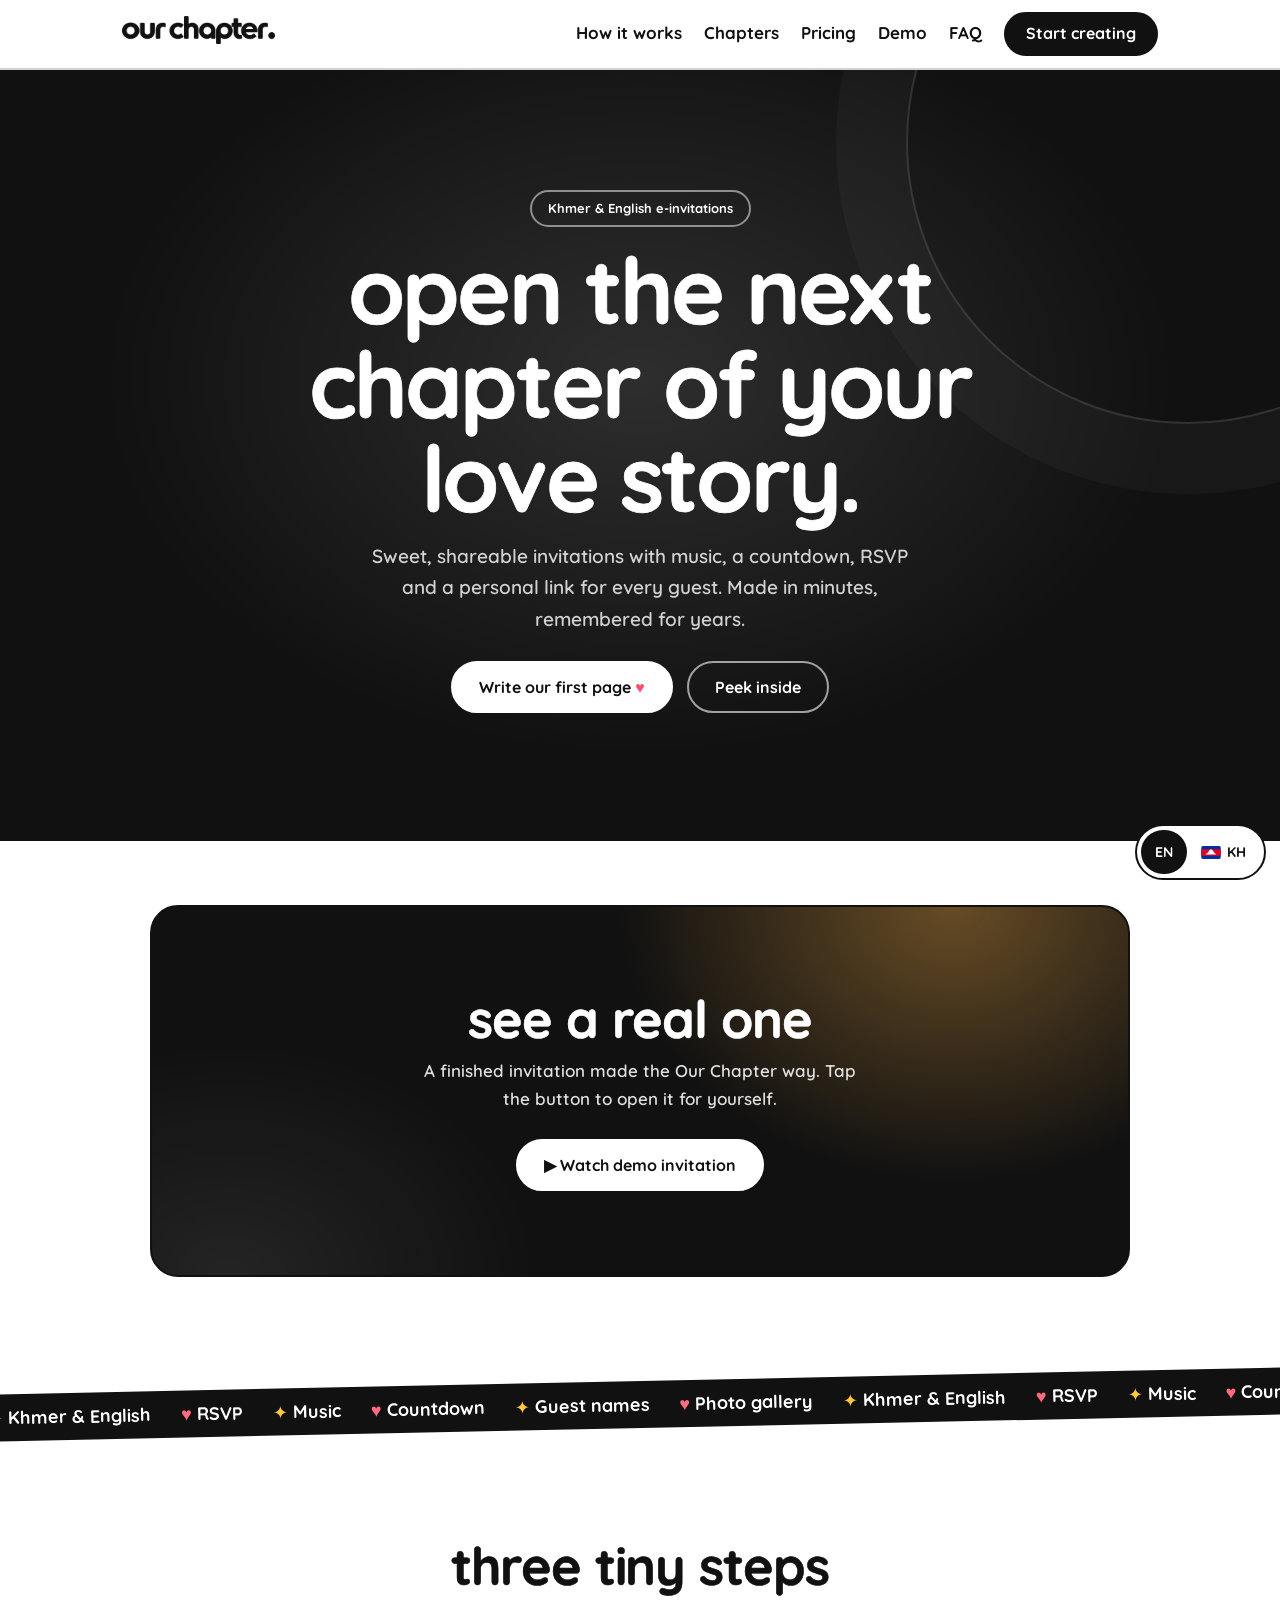
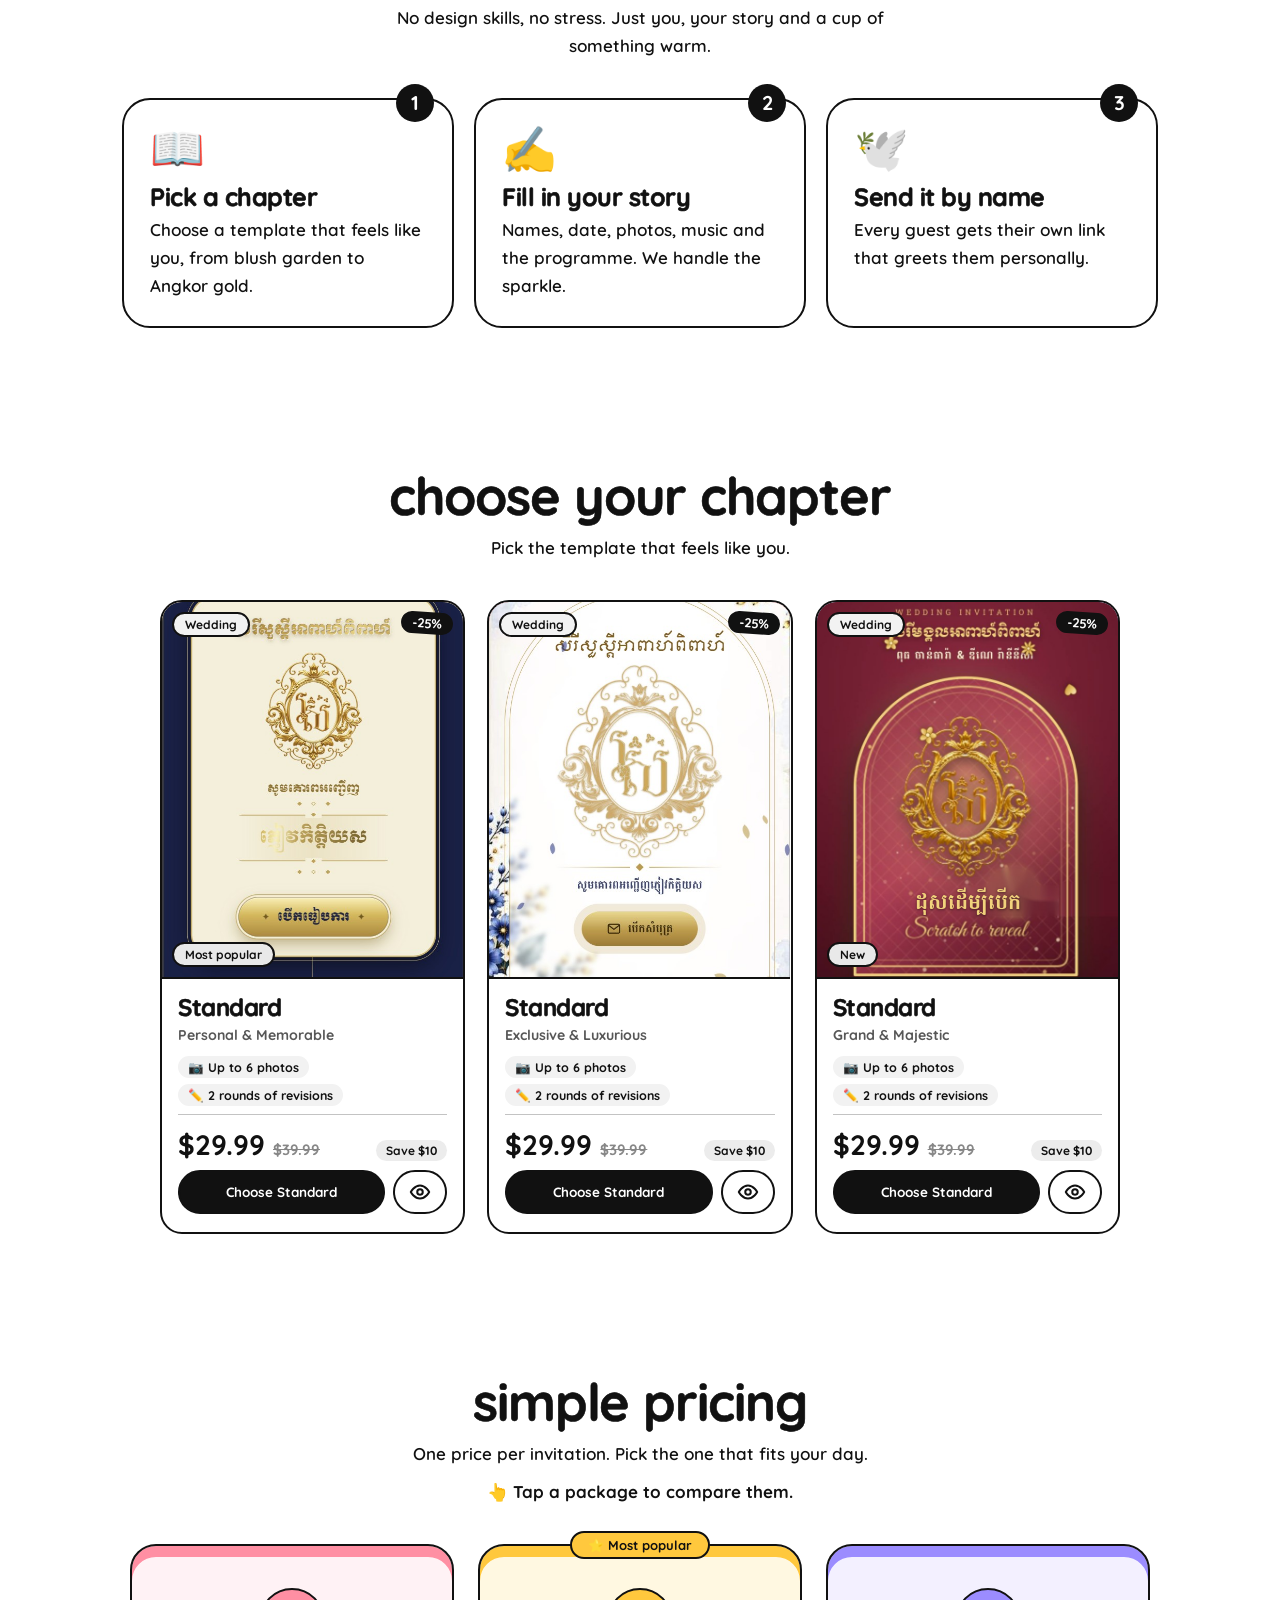
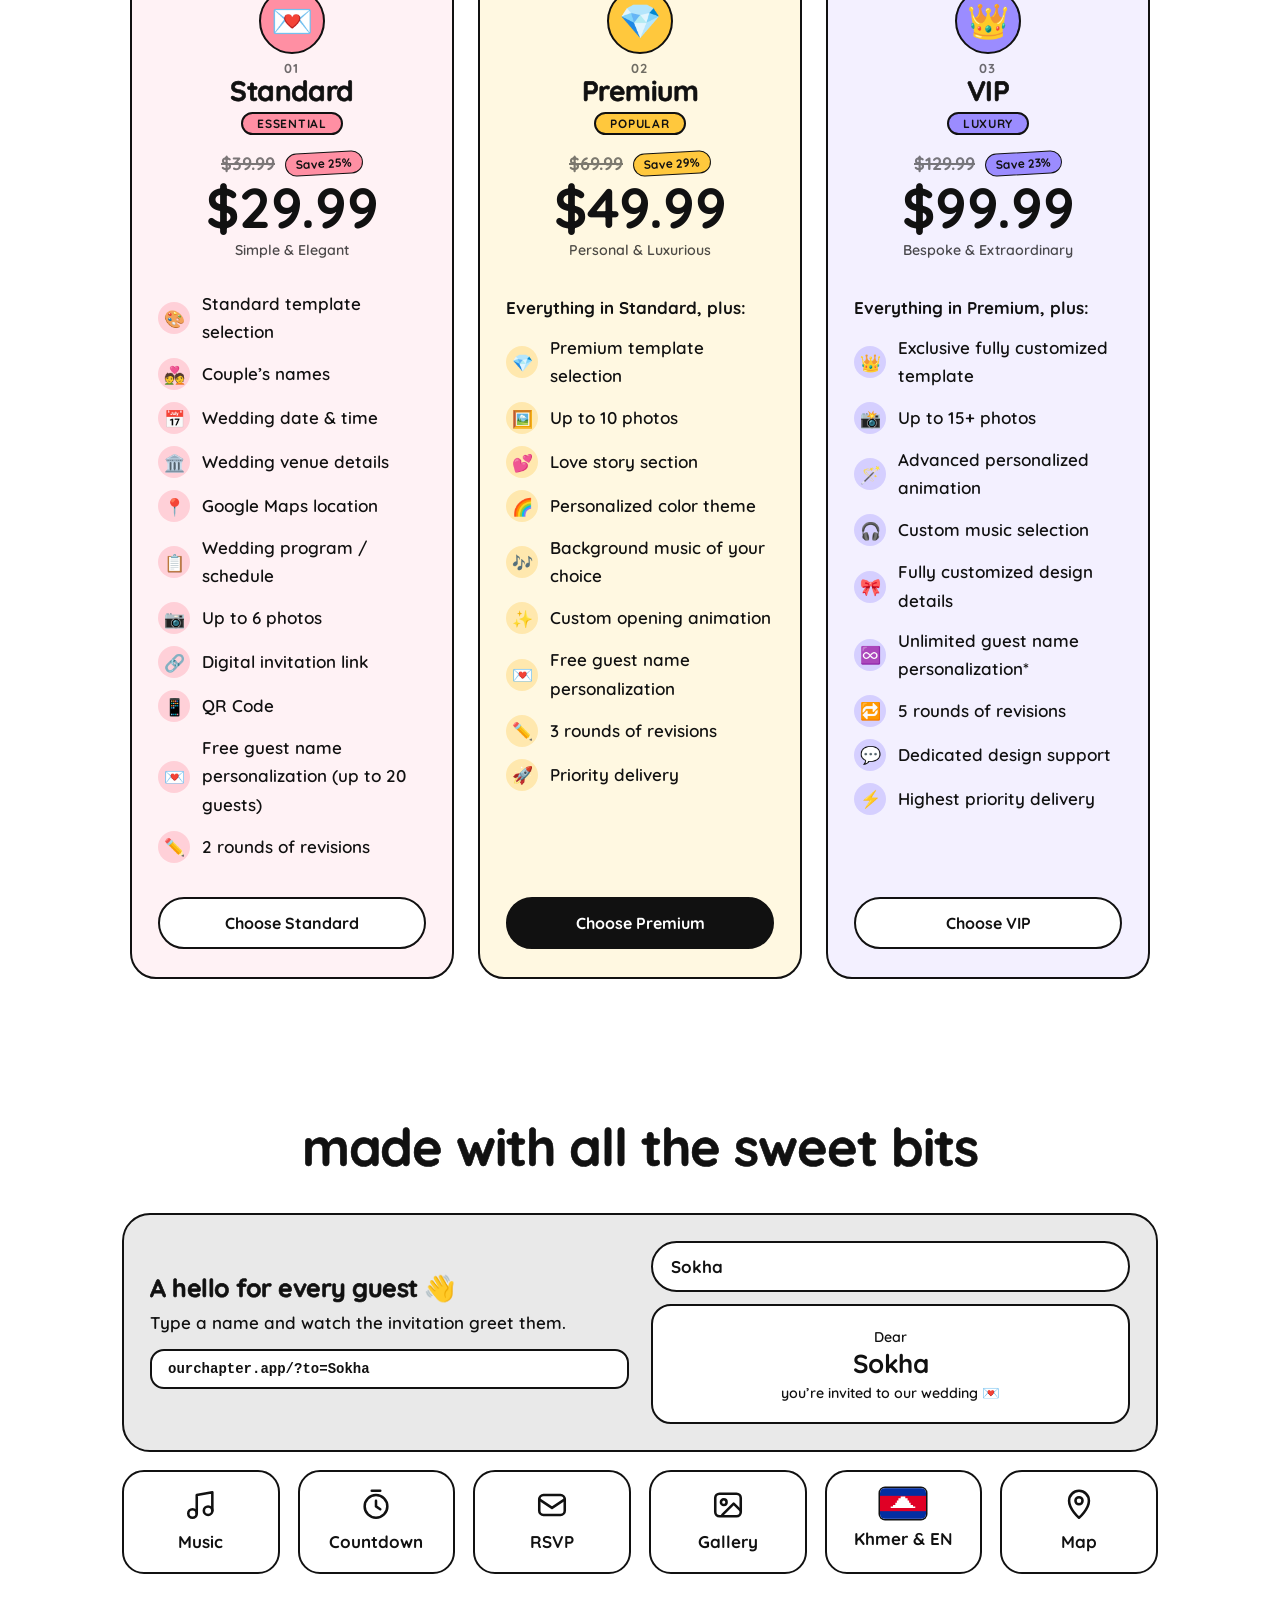
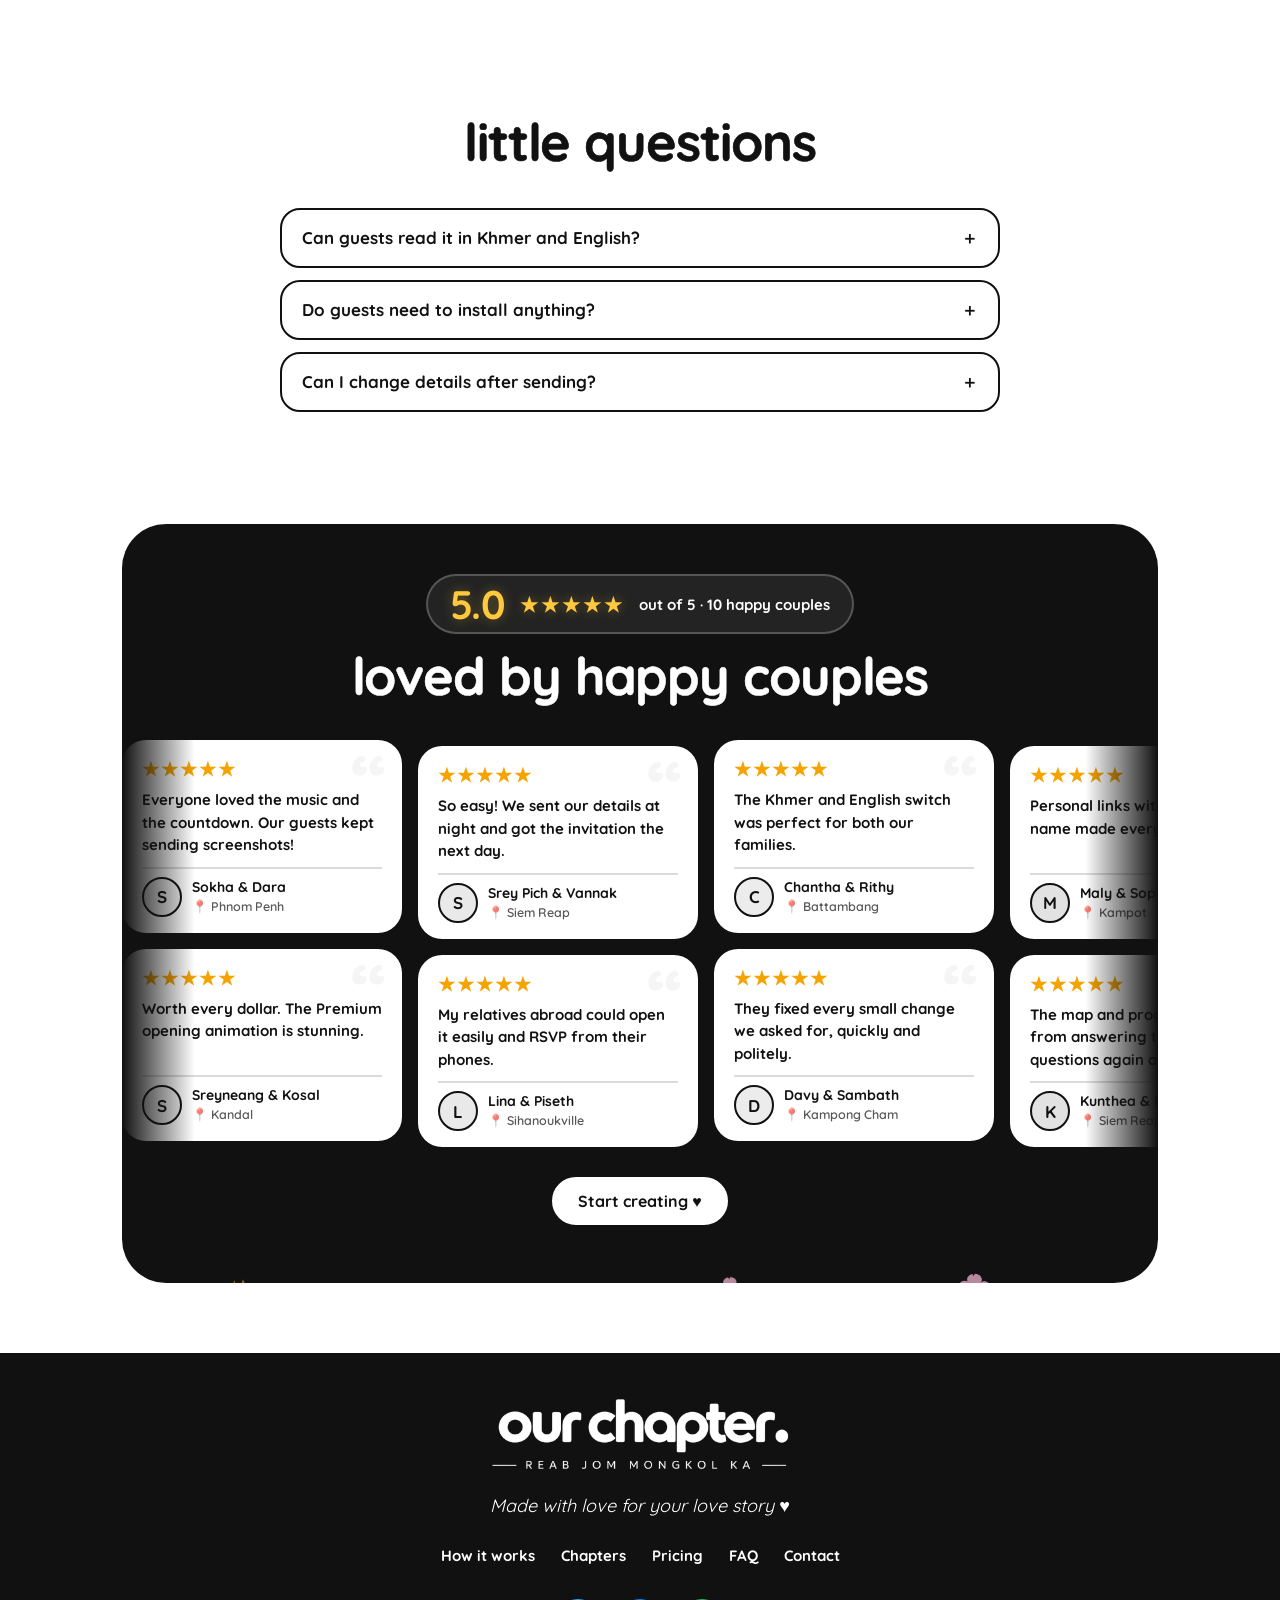
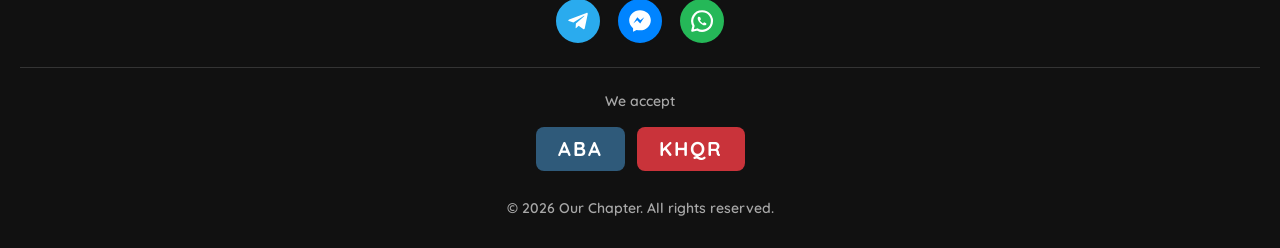
<file: index.html>
<!doctype html>
<html lang="en"><head><meta name="google-site-verification" content="8ri1l2RrHDqLE5DugDdsar7ux3KKqLOVgFKwZO_JjXc" /><meta charset="utf-8"><meta name="viewport" content="width=device-width, initial-scale=1, viewport-fit=cover">
<title>Our Chapter · Open the next chapter of your love story</title>
<meta name="description" content="Cute Khmer &amp; English wedding invitations with music, countdown, RSVP and a personal link for every guest.">
<meta property="og:type" content="website"><meta property="og:site_name" content="Our Chapter">
<meta property="og:title" content="Our Chapter · Open the next chapter of your love story"><meta property="og:description" content="Cute Khmer &amp; English wedding invitations with music, countdown, RSVP and a personal link for every guest.">

<meta property="og:url" content="https://our-chapter-site.vercel.app/"><meta property="og:image" content="https://our-chapter-site.vercel.app/og-image-v2.png"><meta property="og:image:secure_url" content="https://our-chapter-site.vercel.app/og-image-v2.png"><meta property="og:image:width" content="1200"><meta property="og:image:height" content="630"><meta property="og:image:type" content="image/png"><meta property="og:image:alt" content="Our Chapter logo: open the next chapter of your love story">
<meta name="twitter:card" content="summary_large_image"><meta name="twitter:title" content="Our Chapter · Open the next chapter of your love story"><meta name="twitter:description" content="Cute Khmer &amp; English wedding invitations with music, countdown, RSVP and a personal link for every guest."><meta name="twitter:image" content="https://our-chapter-site.vercel.app/og-image-v2.png"><meta name="theme-color" content="#ffffff"><link rel="preconnect" href="https://fonts.googleapis.com"><link rel="preconnect" href="https://fonts.gstatic.com" crossorigin>
<script>document.documentElement.className='js'</script>
<link href="https://fonts.googleapis.com/css2?family=Abril+Fatface&family=Quicksand:wght@500;600;700&family=Battambang:wght@400;700&family=Moul&family=Moulpali&display=swap" rel="stylesheet">
<link rel="stylesheet" href="css/style.css"><link rel="icon" href="/favicon.ico" sizes="48x48">
<link rel="icon" type="image/png" sizes="48x48" href="/favicon-48.png">
<link rel="icon" type="image/png" sizes="96x96" href="/favicon-96.png">
<link rel="icon" type="image/png" sizes="192x192" href="/icon-192.png">
<link rel="apple-touch-icon" href="/apple-touch-icon.png">
<script type="application/ld+json">{"@context":"https://schema.org","@graph":[{"@type":"WebSite","@id":"https://our-chapter-site.vercel.app/#website","name":"Our Chapter","alternateName":["Our Chapter Wedding Invitations","ourchapter"],"url":"https://our-chapter-site.vercel.app/","inLanguage":["en","km"]},{"@type":"Organization","@id":"https://our-chapter-site.vercel.app/#org","name":"Our Chapter","url":"https://our-chapter-site.vercel.app/","logo":"https://our-chapter-site.vercel.app/icon-512.png"}]}</script></head><body>

<!-- ============ TOP MENU ============ -->
<nav><div class="wrap"><a class="lg" href="#hero"><img src="images/logo-mark.png" alt="Our Chapter"></a><div id="mp"><a href="#how">How it works</a><a href="#chapters">Chapters</a><a href="#pricing">Pricing</a><a href="#demo">Demo</a><a href="#faq">FAQ</a><a class="btn" href="#start">Start creating</a></div><button type="button" class="lgp" id="lgp" aria-label="Language">KH ខ្មែរ</button><button type="button" class="mb" id="mb" aria-label="Menu" aria-expanded="false" aria-controls="mp"><i></i><i></i><i></i></button></div></nav>

<!-- ============ HERO (top of the page) ============ -->
<header id="hero"><div class="fx" aria-hidden="true"><i class="h" style="--x:7%;--s:15px;--d:0s;--t:13s">♥</i><i class="s" style="--x:16%;--s:13px;--d:1.2s;--t:4s;--y:22%">✦</i><i class="h" style="--x:27%;--s:11px;--d:5s;--t:15s">♥</i><i class="s" style="--x:40%;--s:12px;--d:2.4s;--t:5s;--y:12%">✦</i><i class="h" style="--x:52%;--s:17px;--d:8s;--t:12s">♥</i><i class="s" style="--x:63%;--s:14px;--d:.6s;--t:4.6s;--y:30%">✦</i><i class="h" style="--x:74%;--s:12px;--d:3.5s;--t:14s">♥</i><i class="s" style="--x:84%;--s:13px;--d:1.8s;--t:5.2s;--y:16%">✦</i><i class="h" style="--x:92%;--s:16px;--d:9.5s;--t:13s">♥</i></div><div class="wrap"><div>
<span class="pill">Khmer &amp; English e-invitations</span>
<h1><span class="w" style="--i:0">Open</span> <span class="w" style="--i:1">the</span> <span class="w" style="--i:2">next</span> <span class="w hl" style="--i:3">chapter</span> <span class="w" style="--i:4">of</span> <span class="w" style="--i:5">your</span> <span class="w" style="--i:6">love</span> <span class="w" style="--i:7">story.</span></h1>
<p class="sub">Sweet, shareable invitations with music, a countdown, RSVP and a personal link for every guest. Made in minutes, remembered for years.</p>
<div class="cta"><a class="btn" href="#start">Write our first page <span class="hb">♥</span></a><a class="btn o" href="#demo">Peek inside</a></div></div>

</div></header>

<!-- ============ LIVE DEMO ============ -->
<section id="demo" class="dsec"><div class="wrap"><div class="head rv"><div class="fx" aria-hidden="true"><i class="s" style="--x:8%;--s:14px;--d:0s;--t:4.5s;--y:18%">✦</i><i class="s" style="--x:22%;--s:11px;--d:1.5s;--t:5s;--y:70%">✦</i><i class="s" style="--x:78%;--s:15px;--d:.8s;--t:4.2s;--y:20%">✦</i><i class="s" style="--x:90%;--s:12px;--d:2.2s;--t:5.4s;--y:64%">✦</i><i class="h" style="--x:14%;--s:13px;--d:3s;--t:9s">♥</i><i class="h" style="--x:86%;--s:13px;--d:6s;--t:10s">♥</i></div><h2>See a real one</h2><p>A finished invitation made the Our Chapter way. Tap the button to open it for yourself.</p><a class="btn demo-btn" href="https://theara-nysa.vercel.app/?to=theara-nysa/" target="_blank" rel="noopener">▶ Watch demo invitation</a></div></div></section>

<div class="mqw"><div class="mq" aria-hidden="true"><div id="mq"><span><b class="ic s">✦</b> Khmer &amp; English</span><span><b class="ic h">♥</b> RSVP</span><span><b class="ic s">✦</b> Music</span><span><b class="ic h">♥</b> Countdown</span><span><b class="ic s">✦</b> Guest names</span><span><b class="ic h">♥</b> Photo gallery</span></div></div></div>

<!-- ============ HOW IT WORKS ============ -->
<section id="how"><div class="wrap"><div class="head rv"><h2>Three tiny steps</h2><p>No design skills, no stress. Just you, your story and a cup of something warm.</p></div>
<div class="grid"><div class="card rv" style="--i:0"><span class="n">1</span><span class="e">📖</span><h3>Pick a chapter</h3><p>Choose a template that feels like you, from blush garden to Angkor gold.</p></div>
<div class="card rv" style="--i:1"><span class="n">2</span><span class="e">✍️</span><h3>Fill in your story</h3><p>Names, date, photos, music and the programme. We handle the sparkle.</p></div>
<div class="card rv" style="--i:2"><span class="n">3</span><span class="e">🕊️</span><h3>Send it by name</h3><p>Every guest gets their own link that greets them personally.</p></div></div></div></section>

<!-- ============ CHOOSE YOUR CHAPTER (templates) ============ -->
<section id="chapters"><div class="wrap"><div class="head rv"><h2>Choose your chapter</h2><p>Pick the template that feels like you.</p></div>
<div class="tgrid"><article class="tp rv" style="--i:0"><div class="tp-img"><div class="tp-mock m2"><div class="tp-bx"><i class="tp-cr">♥</i><span class="tp-wi">WEDDING INVITATION</span><span class="tp-dv"></span><h4 class="tp-nm">Theara ♥ Nysa</h4></div></div><img class="tp-shot" src="images/thumb-standard.jpg" alt="" loading="lazy" onerror="this.remove()"><span class="tp-wd">Wedding</span><span class="tp-dc">-25%</span><span class="tp-pop">Most popular</span></div><div class="tp-body"><h3>Standard</h3><small>Personal &amp; Memorable</small><div class="tp-chips"><span class="tp-chip">📷 Up to 6 photos</span><span class="tp-chip">✏️ 2 rounds of revisions</span></div><div class="tp-price"><b>$29.99</b><s>$39.99</s><span class="tp-save">Save $10</span></div><div class="tp-btns"><a class="btn" href="#start" data-plan="Standard $29.99" data-tpl="Personal &amp; Memorable">Choose Standard</a><a class="btn o tp-view" href="https://standard-e-invitation.vercel.app/" target="_blank" rel="noopener" aria-label="View Standard (Personal &amp; Memorable) demo" title="View"><svg viewBox="0 0 24 24" aria-hidden="true" width="22" height="22" fill="none" stroke="currentColor" stroke-width="2.2" stroke-linecap="round" stroke-linejoin="round"><path d="M2 12s3.6-7 10-7 10 7 10 7-3.6 7-10 7S2 12 2 12z"/><circle cx="12" cy="12" r="3"/></svg></a></div></div></article><article class="tp rv" style="--i:1"><div class="tp-img"><div class="tp-mock m3"><div class="tp-bx"><i class="tp-cr">♥</i><span class="tp-wi">WEDDING INVITATION</span><span class="tp-dv"></span><h4 class="tp-nm">Theara ♥ Nysa</h4></div></div><img class="tp-shot" src="images/thumb-premium.jpg" alt="" loading="lazy" onerror="this.remove()"><span class="tp-wd">Wedding</span><span class="tp-dc">-25%</span></div><div class="tp-body"><h3>Standard</h3><small>Exclusive &amp; Luxurious</small><div class="tp-chips"><span class="tp-chip">📷 Up to 6 photos</span><span class="tp-chip">✏️ 2 rounds of revisions</span></div><div class="tp-price"><b>$29.99</b><s>$39.99</s><span class="tp-save">Save $10</span></div><div class="tp-btns"><a class="btn" href="#start" data-plan="Standard $29.99" data-tpl="Exclusive &amp; Luxurious">Choose Standard</a><a class="btn o tp-view" href="https://theara-nysa.vercel.app/?to=theara-nysa" target="_blank" rel="noopener" aria-label="View Standard (Exclusive &amp; Luxurious) demo" title="View"><svg viewBox="0 0 24 24" aria-hidden="true" width="22" height="22" fill="none" stroke="currentColor" stroke-width="2.2" stroke-linecap="round" stroke-linejoin="round"><path d="M2 12s3.6-7 10-7 10 7 10 7-3.6 7-10 7S2 12 2 12z"/><circle cx="12" cy="12" r="3"/></svg></a></div></div></article><article class="tp rv" style="--i:2"><div class="tp-img"><div class="tp-mock m4"><div class="tp-bx"><i class="tp-cr">♥</i><span class="tp-wi">WEDDING INVITATION</span><span class="tp-dv"></span><h4 class="tp-nm">Theara ♥ Nysa</h4></div></div><img class="tp-shot" src="images/thumb-royal.jpg" alt="" loading="lazy" onerror="this.remove()"><span class="tp-sc" aria-hidden="true">ដុសដើម្បីបើក</span><span class="tp-wd">Wedding</span><span class="tp-dc">-25%</span><span class="tp-pop">New</span></div><div class="tp-body"><h3>Standard</h3><small>Grand &amp; Majestic</small><div class="tp-chips"><span class="tp-chip">📷 Up to 6 photos</span><span class="tp-chip">✏️ 2 rounds of revisions</span></div><div class="tp-price"><b>$29.99</b><s>$39.99</s><span class="tp-save">Save $10</span></div><div class="tp-btns"><a class="btn" href="#start" data-plan="Standard $29.99" data-tpl="Grand &amp; Majestic">Choose Standard</a><a class="btn o tp-view" href="https://premium2-eight.vercel.app/" target="_blank" rel="noopener" aria-label="View Standard (Grand &amp; Majestic) demo" title="View"><svg viewBox="0 0 24 24" aria-hidden="true" width="22" height="22" fill="none" stroke="currentColor" stroke-width="2.2" stroke-linecap="round" stroke-linejoin="round"><path d="M2 12s3.6-7 10-7 10 7 10 7-3.6 7-10 7S2 12 2 12z"/><circle cx="12" cy="12" r="3"/></svg></a></div></div></article></div></div></section>

<!-- ============ PRICING (edit prices and list items here) ============ -->
<section id="pricing"><div class="wrap"><div class="head rv"><h2>Simple pricing</h2><p>One price per invitation. Pick the one that fits your day.</p><p class="cmp-hint">👆 Tap a package to compare them.</p></div>
<div class="plans">
<div class="plan p1 rv" style="--i:0"><div class="pi">💌</div><div class="no">01</div><h3>Standard</h3><em class="tg">Essential</em><div class="was"><s>$39.99</s><span class="sv">Save 25%</span></div><div class="pr">$29.99</div><small>Simple &amp; Elegant</small>
<ul><li><span class="ic">🎨</span>Standard template selection</li><li><span class="ic">💑</span>Couple’s names</li><li><span class="ic">📅</span>Wedding date &amp; time</li><li><span class="ic">🏛️</span>Wedding venue details</li><li><span class="ic">📍</span>Google Maps location</li><li><span class="ic">📋</span>Wedding program / schedule</li><li><span class="ic">📷</span>Up to 6 photos</li><li><span class="ic">🔗</span>Digital invitation link</li><li><span class="ic">📱</span>QR Code</li><li><span class="ic">💌</span>Free guest name personalization (up to 20 guests)</li><li><span class="ic">✏️</span>2 rounds of revisions</li></ul>
<a class="btn o" href="#start" data-plan="Standard $29.99">Choose Standard</a></div>
<div class="plan ft p2 rv" style="--i:1"><span class="rb">Most popular</span><div class="pi">💎</div><div class="no">02</div><h3>Premium</h3><em class="tg">Popular</em><div class="was"><s>$69.99</s><span class="sv">Save 29%</span></div><div class="pr">$49.99</div><small>Personal &amp; Luxurious</small>
<ul><li class="lead">Everything in Standard, plus:</li><li><span class="ic">💎</span>Premium template selection</li><li><span class="ic">🖼️</span>Up to 10 photos</li><li><span class="ic">💕</span>Love story section</li><li><span class="ic">🌈</span>Personalized color theme</li><li><span class="ic">🎶</span>Background music of your choice</li><li><span class="ic">✨</span>Custom opening animation</li><li><span class="ic">💌</span>Free guest name personalization</li><li><span class="ic">✏️</span>3 rounds of revisions</li><li><span class="ic">🚀</span>Priority delivery</li></ul>
<a class="btn" href="#start" data-plan="Premium $49.99">Choose Premium</a></div>
<div class="plan vip p3 rv" style="--i:2"><div class="pi">👑</div><div class="no">03</div><h3>VIP</h3><em class="tg">Luxury</em><div class="was"><s>$129.99</s><span class="sv">Save 23%</span></div><div class="pr">$99.99</div><small>Bespoke &amp; Extraordinary</small>
<ul><li class="lead">Everything in Premium, plus:</li><li><span class="ic">👑</span>Exclusive fully customized template</li><li><span class="ic">📸</span>Up to 15+ photos</li><li><span class="ic">🪄</span>Advanced personalized animation</li><li><span class="ic">🎧</span>Custom music selection</li><li><span class="ic">🎀</span>Fully customized design details</li><li><span class="ic">♾️</span>Unlimited guest name personalization*</li><li><span class="ic">🔁</span>5 rounds of revisions</li><li><span class="ic">💬</span>Dedicated design support</li><li><span class="ic">⚡</span>Highest priority delivery</li></ul>
<a class="btn o" href="#start" data-plan="VIP $99.99">Choose VIP</a></div>
</div></div></section>

<section><div class="wrap"><div class="head rv"><h2>Made with all the sweet bits</h2></div>
<div class="bento"><div class="card big rv"><div><h3>A hello for every guest 👋</h3><p style="margin-top:8px">Type a name and watch the invitation greet them.</p><div class="url" id="gu"></div></div><div><input id="gi" value="Sokha" maxlength="30" aria-label="Guest name"><div class="dear" style="margin-top:12px"><small>Dear</small><h4 id="gn"></h4><small>you’re invited to our wedding 💌</small></div></div></div>
<div class="t rv" style="--i:0"><svg viewBox="0 0 24 24" aria-hidden="true"><path d="M9 18V5l11-2v13"/><circle cx="6" cy="18" r="3"/><circle cx="17" cy="16" r="3"/></svg>Music</div><div class="t rv" style="--i:1"><svg viewBox="0 0 24 24" aria-hidden="true"><circle cx="12" cy="13" r="8"/><path d="M12 9v4l3 2M9 2h6"/></svg>Countdown</div><div class="t rv" style="--i:2"><svg viewBox="0 0 24 24" aria-hidden="true"><rect x="3" y="5" width="18" height="14" rx="3"/><path d="M3 8l9 6 9-6"/></svg>RSVP</div><div class="t rv" style="--i:3"><svg viewBox="0 0 24 24" aria-hidden="true"><rect x="3" y="4" width="18" height="16" rx="3"/><circle cx="9" cy="10" r="2"/><path d="M21 16l-5-5-8 8"/></svg>Gallery</div><div class="t rv" style="--i:4"><svg class="fg" viewBox="0 0 30 20" aria-hidden="true"><rect width="30" height="20" fill="#032ea1"/><rect y="5" width="30" height="10" fill="#e00025"/><path fill="#fff" d="M7 13v-1h1.500v-1H10V9.500h1V8h1V6.500h1.500V5.500h3V6.500H18V8h1v1.500h1V11h1.500v1H23v1z"/></svg>Khmer &amp; EN</div><div class="t rv" style="--i:5"><svg viewBox="0 0 24 24" aria-hidden="true"><path d="M12 21s7-6 7-12a7 7 0 0 0-14 0c0 6 7 12 7 12z"/><circle cx="12" cy="9" r="2.500"/></svg>Map</div></div></div></section>

<!-- ============ FAQ ============ -->
<section id="faq"><div class="wrap"><div class="head rv"><h2>Little questions</h2></div>
<details class="rv"><summary>Can guests read it in Khmer and English?</summary><p>Yes. One tap switches the whole invitation between the two.</p></details>
<details class="rv"><summary>Do guests need to install anything?</summary><p>Nope. It opens from a simple link in Telegram, Messenger or any browser.</p></details>
<details class="rv"><summary>Can I change details after sending?</summary><p>Of course. Update once and every link shows the new version.</p></details></div></section>

<div class="wrap" id="start"><div class="band tm-band rv"><div class="tm-score"><b class="tm-big">5.0</b><span class="tm-stars" aria-hidden="true">★★★★★</span><span class="tm-txt">out of 5 · 10 happy couples</span></div><h2>Loved by happy couples</h2><div class="tm-row"><div class="tm-track"><figure class="tm-card"><div class="tm-st" aria-label="5 out of 5 stars">★★★★★</div><blockquote>Everyone loved the music and the countdown. Our guests kept sending screenshots!</blockquote><figcaption><i class="tm-av">S</i><span><b>Sokha &amp; Dara</b><small>📍 Phnom Penh</small></span></figcaption></figure><figure class="tm-card"><div class="tm-st" aria-label="5 out of 5 stars">★★★★★</div><blockquote>So easy! We sent our details at night and got the invitation the next day.</blockquote><figcaption><i class="tm-av">S</i><span><b>Srey Pich &amp; Vannak</b><small>📍 Siem Reap</small></span></figcaption></figure><figure class="tm-card"><div class="tm-st" aria-label="5 out of 5 stars">★★★★★</div><blockquote>The Khmer and English switch was perfect for both our families.</blockquote><figcaption><i class="tm-av">C</i><span><b>Chantha &amp; Rithy</b><small>📍 Battambang</small></span></figcaption></figure><figure class="tm-card"><div class="tm-st" aria-label="5 out of 5 stars">★★★★★</div><blockquote>Personal links with each guest’s name made everyone smile.</blockquote><figcaption><i class="tm-av">M</i><span><b>Maly &amp; Sophea</b><small>📍 Kampot</small></span></figcaption></figure><figure class="tm-card"><div class="tm-st" aria-label="5 out of 5 stars">★★★★★</div><blockquote>Beautiful design, very kind team, and fast replies on Telegram.</blockquote><figcaption><i class="tm-av">B</i><span><b>Bopha &amp; Visal</b><small>📍 Phnom Penh</small></span></figcaption></figure></div></div><div class="tm-row tm-rev"><div class="tm-track"><figure class="tm-card"><div class="tm-st" aria-label="5 out of 5 stars">★★★★★</div><blockquote>Worth every dollar. The Premium opening animation is stunning.</blockquote><figcaption><i class="tm-av">S</i><span><b>Sreyneang &amp; Kosal</b><small>📍 Kandal</small></span></figcaption></figure><figure class="tm-card"><div class="tm-st" aria-label="5 out of 5 stars">★★★★★</div><blockquote>My relatives abroad could open it easily and RSVP from their phones.</blockquote><figcaption><i class="tm-av">L</i><span><b>Lina &amp; Piseth</b><small>📍 Sihanoukville</small></span></figcaption></figure><figure class="tm-card"><div class="tm-st" aria-label="5 out of 5 stars">★★★★★</div><blockquote>They fixed every small change we asked for, quickly and politely.</blockquote><figcaption><i class="tm-av">D</i><span><b>Davy &amp; Sambath</b><small>📍 Kampong Cham</small></span></figcaption></figure><figure class="tm-card"><div class="tm-st" aria-label="5 out of 5 stars">★★★★★</div><blockquote>The map and program saved us from answering the same questions again and again.</blockquote><figcaption><i class="tm-av">K</i><span><b>Kunthea &amp; Rotha</b><small>📍 Siem Reap</small></span></figcaption></figure><figure class="tm-card"><div class="tm-st" aria-label="5 out of 5 stars">★★★★★</div><blockquote>Cute, elegant and exactly our style. We recommend Our Chapter to every couple!</blockquote><figcaption><i class="tm-av">P</i><span><b>Pov &amp; Chenda</b><small>📍 Phnom Penh</small></span></figcaption></figure></div></div><a class="btn" href="#hero">Start creating ♥</a></div></div>

<!-- ============ START CREATING POP-UP ============ -->
<div id="md" hidden role="dialog" aria-modal="true" aria-labelledby="mh"><form class="mc" id="mf" autocomplete="off"><button type="button" class="mx" aria-label="Close">✕</button><span class="bx">💌</span><h3 id="mh">Let’s write your first page</h3><p style="text-align:center;font-size:15px;margin-top:4px">Tell us a little, then send it to us in one tap.</p>
<label>Your names *<input name="nm" placeholder="e.g. Theara &amp; Nysa" maxlength="60"></label>
<div class="two"><label>Wedding date *<input type="date" name="dt"></label><label>Language<select name="ln"><option>Khmer &amp; English</option><option>Khmer</option><option>English</option></select></label></div>
<label>Package<select name="pk"><option value="Standard $29.99">Standard · $29.99</option><option value="Premium $49.99" selected>Premium · $49.99</option><option value="VIP $99.99">VIP · $99.99</option></select></label>
<label>Template<select name="tp"><option value="Personal &amp; Memorable">Personal &amp; Memorable</option><option value="Exclusive &amp; Luxurious">Exclusive &amp; Luxurious</option><option value="Grand &amp; Majestic">Grand &amp; Majestic</option><option value="Bespoke &amp; Extraordinary">Bespoke &amp; Extraordinary</option></select></label>
<label>Phone or Telegram *<input name="ct" placeholder="So we can reply to you" maxlength="60"></label>
<label>Anything else?<textarea name="nt" rows="2" maxlength="300" placeholder="Music, colours, ideas…"></textarea></label>
<div class="snd"><a id="btg" target="_blank" rel="noopener" style="background:#2aabee"><svg class="ic" viewBox="0 0 24 24" aria-hidden="true"><path fill="#fff" d="M9.78 18.65l.28-4.23 7.68-6.92c.34-.31-.07-.46-.52-.19L7.74 13.3 3.64 12c-.88-.25-.89-.86.2-1.3l15.97-6.16c.73-.33 1.43.18 1.15 1.3l-2.72 12.81c-.19.91-.74 1.13-1.5.71L12.6 16.3l-1.99 1.93c-.23.23-.42.42-.83.42z"/></svg>Send on Telegram</a><a id="bfb" target="_blank" rel="noopener" style="background:#0084ff"><svg class="ic" viewBox="0 0 24 24" aria-hidden="true"><path fill="#fff" d="M12 2C6.5 2 2 6.2 2 11.4c0 2.9 1.4 5.5 3.6 7.2V22l3.3-1.8c.9.2 1.9.4 3.1.4 5.5 0 10-4.2 10-9.4S17.500 2 12 2z"/><path fill="#0084ff" d="M5.800 14.200l3.700-5.700 2.800 2.900 3.600-2.900-3.700 5.700-2.800-2.900z"/></svg>Send on Messenger</a><a id="bwa" target="_blank" rel="noopener" style="background:#25b858"><svg class="ic" viewBox="0 0 24 24" aria-hidden="true"><path d="M12 3a9 9 0 0 0-7.800 13.500L3 21l4.700-1.200A9 9 0 1 0 12 3z" fill="none" stroke="#fff" stroke-width="2" stroke-linejoin="round"/><path fill="#fff" d="M9 8c-.5 0-1 .6-1 1.400 0 2.800 3.400 6.300 6.600 6.600.8 0 1.400-.5 1.400-1l-.1-.9-2-.9-1 1c-1.200-.5-2.300-1.600-2.800-2.800l1-1-.9-2z"/></svg>Send on WhatsApp</a></div>
<p id="mw" hidden>⚠️ Please fill in every box marked * before sending.</p>
<p id="mt" hidden>✅ Message copied! If the chat opens empty, just paste it and press send.</p></form></div>
<div class="lgs" role="group" aria-label="Language"><button data-l="en" class="on" type="button">EN</button><button data-l="kh" type="button"><svg viewBox="0 0 30 20" aria-hidden="true"><rect width="30" height="20" fill="#032ea1"/><rect y="5" width="30" height="10" fill="#e00025"/><path fill="#fff" d="M7 13v-1h1.500v-1H10V9.500h1V8h1V6.500h1.500V5.500h3V6.500H18V8h1v1.500h1V11h1.500v1H23v1z"/></svg>KH</button></div>
<div class="tb">
<a href="#demo"><svg viewBox="0 0 24 24" aria-hidden="true"><circle cx="12" cy="12" r="9"/><path d="M10 8.5l5 3.5-5 3.5z"/></svg>Demo</a>
<a href="#how"><svg viewBox="0 0 24 24" aria-hidden="true"><path d="M9 18h6M10 21h4M12 3a6 6 0 0 0-3.5 10.900c.5.4.8 1 .8 1.600V16h5.400v-.5c0-.6.3-1.200.8-1.600A6 6 0 0 0 12 3z"/></svg>How</a>
<a class="go" href="#start" aria-label="Start creating"><svg viewBox="0 0 24 24" aria-hidden="true"><rect x="3" y="5" width="18" height="14" rx="3"/><path d="M3 8l9 6 9-6"/></svg></a>
<a href="#chapters"><svg viewBox="0 0 24 24" aria-hidden="true"><path d="M5 4h11a3 3 0 0 1 3 3v13H8a3 3 0 0 1-3-3z"/><path d="M5 17a3 3 0 0 1 3-3h11"/></svg>Chapters</a>
<a href="#faq"><svg viewBox="0 0 24 24" aria-hidden="true"><circle cx="12" cy="12" r="9"/><path d="M9.500 9.500a2.500 2.500 0 1 1 3.500 2.300c-.7.400-1 .9-1 1.700M12 17h.01"/></svg>FAQ</a></div>

<!-- ============ FOOTER ============ -->
<footer><a class="flogo" href="#hero"><img src="images/logo-white.png" alt="Our Chapter · Reab Jom Mongkol Ka"></a><p class="ftag">Made with love for your love story ♥</p><div class="fl"><a href="#how">How it works</a><a href="#chapters">Chapters</a><a href="#pricing">Pricing</a><a href="#faq">FAQ</a><a href="#start">Contact</a></div><div class="soc"><a href="https://t.me/rnynysa" target="_blank" rel="noopener" aria-label="Telegram" style="background:#2aabee"><svg viewBox="0 0 24 24"><path fill="#fff" d="M9.78 18.65l.28-4.23 7.68-6.92c.34-.31-.07-.46-.52-.19L7.74 13.3 3.64 12c-.88-.25-.89-.86.2-1.3l15.97-6.16c.73-.33 1.43.18 1.15 1.3l-2.72 12.81c-.19.91-.74 1.13-1.5.71L12.6 16.3l-1.99 1.93c-.23.23-.42.42-.83.42z"/></svg></a><a href="https://www.messenger.com/t/100033183801374" target="_blank" rel="noopener" aria-label="Messenger" style="background:#0084ff"><svg viewBox="0 0 24 24"><path fill="#fff" d="M12 2C6.5 2 2 6.2 2 11.4c0 2.9 1.4 5.5 3.6 7.2V22l3.3-1.8c.9.2 1.9.4 3.1.4 5.5 0 10-4.2 10-9.4S17.5 2 12 2z"/><path fill="#0084ff" d="M5.8 14.2l3.7-5.7 2.8 2.9 3.6-2.9-3.7 5.7-2.8-2.9z"/></svg></a><a href="https://wa.me/85570562600" target="_blank" rel="noopener" aria-label="WhatsApp" style="background:#25b858"><svg viewBox="0 0 24 24"><path d="M12 3a9 9 0 0 0-7.8 13.5L3 21l4.7-1.2A9 9 0 1 0 12 3z" fill="none" stroke="#fff" stroke-width="2" stroke-linejoin="round"/><path fill="#fff" d="M9 8c-.5 0-1 .6-1 1.4 0 2.8 3.4 6.3 6.6 6.6.8 0 1.4-.5 1.4-1l-.1-.9-2-.9-1 1c-1.2-.5-2.3-1.6-2.8-2.8l1-1-.9-2z"/></svg></a></div><div class="fpay"><p>We accept</p><span>ABA</span><span>KHQR</span></div><p class="fcp">© 2026 Our Chapter. All rights reserved.</p></footer>

<div id="cmp" class="cmp" hidden role="dialog" aria-modal="true"><div class="cmp-top"><button type="button" class="cmp-back">← Back</button><h2>Compare packages</h2></div><div class="cmp-wrap"><p class="cmp-rec">⭐ We recommend Premium for the most beautiful invitation.</p><div class="cmp-all"><h3>Every package includes</h3><ul><li>Couple’s names</li><li>Wedding date &amp; time</li><li>Wedding venue details</li><li>Google Maps location</li><li>Wedding program / schedule</li><li>Digital invitation link</li><li>QR Code</li></ul></div><h3 class="cmp-sub">What’s different</h3><table class="cmp-t"><thead>
<tr><th class="cmp-corner"></th><th class="cmp-col"><h3>Standard</h3><b>$29.99</b></th><th class="cmp-col cmp-hl"><span class="rb2">Recommended</span><h3>Premium</h3><b>$49.99</b></th><th class="cmp-col"><h3>VIP</h3><b>$99.99</b></th></tr></thead><tbody>
<tr class="cmp-g"><th scope="row" colspan="2">The basics</th><td class="cmp-hl"></td><td></td></tr>
<tr><th scope="row">Template</th><td class="cmp-v">Standard</td><td class="cmp-hl cmp-v">Premium</td><td class="cmp-v">Fully customized</td></tr>
<tr><th scope="row">Photos</th><td class="cmp-v">6</td><td class="cmp-hl cmp-v">10</td><td class="cmp-v">15+</td></tr>
<tr><th scope="row">Guest name personalization</th><td class="cmp-v">Up to 20 guests</td><td class="cmp-hl cmp-v">Free</td><td class="cmp-v">Unlimited*</td></tr>
<tr><th scope="row">Revisions</th><td class="cmp-v">2</td><td class="cmp-hl cmp-v">3</td><td class="cmp-v">5</td></tr>
<tr class="cmp-g"><th scope="row" colspan="2">Design &amp; look</th><td class="cmp-hl"></td><td></td></tr>
<tr><th scope="row">Love story section</th><td class="cmp-n">–</td><td class="cmp-hl cmp-y">✓</td><td class="cmp-y">✓</td></tr>
<tr><th scope="row">Personalized color theme</th><td class="cmp-n">–</td><td class="cmp-hl cmp-y">✓</td><td class="cmp-y">✓</td></tr>
<tr><th scope="row">Custom opening animation</th><td class="cmp-n">–</td><td class="cmp-hl cmp-y">✓</td><td class="cmp-y">✓</td></tr>
<tr><th scope="row">Advanced personalized animation</th><td class="cmp-n">–</td><td class="cmp-hl cmp-n">–</td><td class="cmp-y">✓</td></tr>
<tr><th scope="row">Fully customized design details</th><td class="cmp-n">–</td><td class="cmp-hl cmp-n">–</td><td class="cmp-y">✓</td></tr>
<tr class="cmp-g"><th scope="row" colspan="2">Music</th><td class="cmp-hl"></td><td></td></tr>
<tr><th scope="row">Background music of your choice</th><td class="cmp-n">–</td><td class="cmp-hl cmp-y">✓</td><td class="cmp-y">✓</td></tr>
<tr><th scope="row">Custom music selection</th><td class="cmp-n">–</td><td class="cmp-hl cmp-n">–</td><td class="cmp-y">✓</td></tr>
<tr class="cmp-g"><th scope="row" colspan="2">Service</th><td class="cmp-hl"></td><td></td></tr>
<tr><th scope="row">Priority delivery</th><td class="cmp-n">–</td><td class="cmp-hl cmp-y">✓</td><td class="cmp-v">Highest</td></tr>
<tr><th scope="row">Dedicated design support</th><td class="cmp-n">–</td><td class="cmp-hl cmp-n">–</td><td class="cmp-y">✓</td></tr></tbody><tfoot>
<tr><th></th><td class=""><a class="btn o" href="#start" data-plan="Standard $29.99">Choose Standard</a></td><td class="cmp-hl"><a class="btn" href="#start" data-plan="Premium $49.99">Choose Premium</a></td><td class=""><a class="btn o" href="#start" data-plan="VIP $99.99">Choose VIP</a></td></tr></tfoot></table></div></div>
<script src="js/translations.js"></script>
<script src="js/config.js"></script>
<script src="js/script.js"></script>
<script>(function(){var c=document.getElementById("cmp");function show(){c.hidden=false;c.scrollTop=0;document.body.style.overflow="hidden";document.body.classList.add("cmp-open")}function shut(){c.hidden=true;document.body.style.overflow="";document.body.classList.remove("cmp-open")}function sync(){if(location.hash=="#compare")show();else if(!c.hidden)shut()}
document.querySelectorAll(".plan").forEach(function(p){p.tabIndex=0;p.addEventListener("click",function(e){if(e.target.closest("a"))return;location.hash="compare"});p.addEventListener("keydown",function(e){if(e.key=="Enter"&&e.target===p)location.hash="compare"})});
c.querySelector(".cmp-back").onclick=function(){if(location.hash=="#compare")history.back();else shut()};
c.querySelectorAll("[data-plan]").forEach(function(a){a.addEventListener("click",function(){c.hidden=true;document.body.classList.remove("cmp-open");if(location.hash=="#compare")history.replaceState(null,"",location.pathname+location.search)})});
addEventListener("hashchange",sync);addEventListener("keydown",function(e){if(e.key=="Escape"&&!c.hidden&&document.getElementById("md").hidden)history.back()});sync()})();</script>
<script>(function(){var f=document.getElementById("mf"),tp=f.tp,pk=f.pk;

tp.addEventListener("change",function(){if(tp.value=="Bespoke & Extraordinary")pk.value="VIP $99.99";else if(pk.value=="VIP $99.99")pk.value="Standard $29.99";pk.dispatchEvent(new Event("input",{bubbles:true}))});
var D={"Standard $29.99":"Personal & Memorable","Premium $49.99":"Personal & Memorable","VIP $99.99":"Bespoke & Extraordinary"};tp.value=D[pk.value]||tp.value})();</script>
</body></html>
</file>
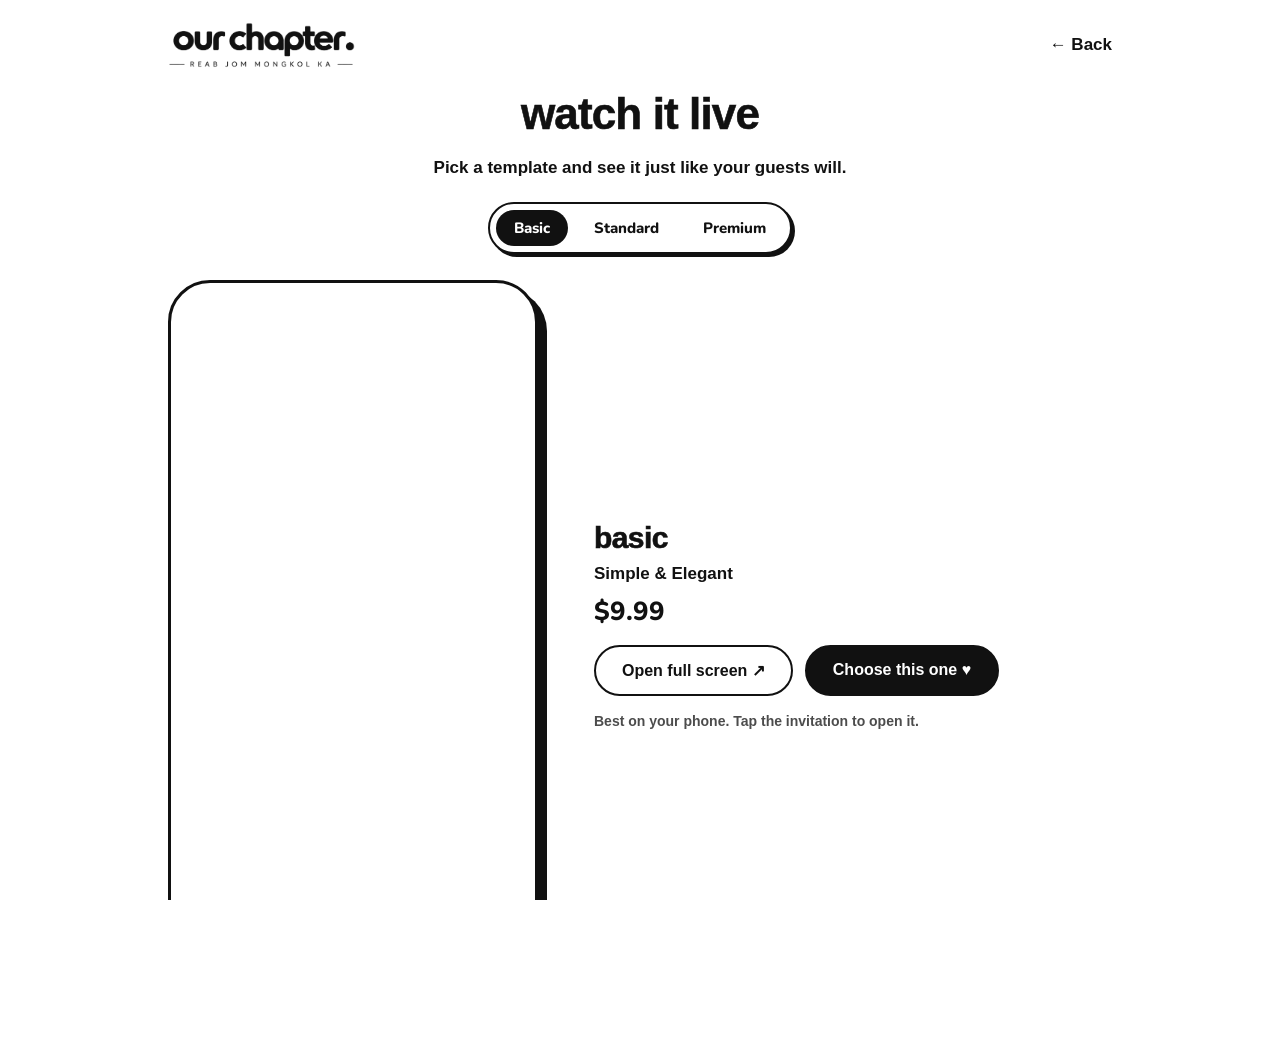
<file: watch.html>
<!doctype html>
<html lang="en"><head><meta charset="utf-8"><meta name="viewport" content="width=device-width, initial-scale=1, viewport-fit=cover">
<title>Watch our templates · Our Chapter</title>
<link rel="icon" href="favicon.ico" sizes="any"><link rel="apple-touch-icon" href="apple-touch-icon.png">
<link href="https://fonts.googleapis.com/css2?family=Abril+Fatface&family=Nunito:wght@600;800&family=Battambang:wght@400;700&family=Moul&family=Moulpali&display=swap" rel="stylesheet">
<link rel="stylesheet" href="css/style.css">
<style>
.wt{max-width:980px;margin:0 auto;padding:22px 18px 60px;text-align:center}
.wt header{display:flex;align-items:center;justify-content:space-between;gap:12px;margin-bottom:22px}
.wt header img{height:46px;display:block}
.wt header a.back{font-weight:800;color:var(--m);text-decoration:none}
.wt h1{font-size:clamp(28px,6vw,44px)}
.wt .tabs{display:inline-flex;gap:8px;margin:20px 0 26px;padding:6px;background:#fff;border:2.5px solid var(--m);border-radius:99px;box-shadow:3px 3px 0 var(--m)}
.wt .tabs button{font:800 15px 'Nunito',sans-serif;padding:8px 18px;border:0;border-radius:99px;background:none;color:var(--m);cursor:pointer}
.wt .tabs button[aria-selected=true]{background:var(--m);color:var(--c)}
.wt .stage{display:grid;gap:30px;align-items:center;justify-items:center}
.wt .phone{width:min(86vw,370px);height:min(78vh,720px);min-height:520px;padding:10px;background:#fff;border:3px solid var(--m);border-radius:42px;box-shadow:9px 9px 0 var(--m)}
.wt .phone iframe{width:100%;height:100%;border:0;border-radius:32px;background:var(--c)}
.wt .info h2{font-size:30px}.wt .info p{margin:6px 0}
.wt .price{font:800 26px 'Nunito',sans-serif;color:var(--m)}
.wt .acts{display:flex;flex-wrap:wrap;gap:12px;justify-content:center;margin-top:16px}
@media(min-width:860px){.wt .stage{grid-template-columns:auto 1fr;justify-items:start;text-align:left;gap:56px}.wt .acts{justify-content:flex-start}}
</style></head>
<body><main class="wt">
<header><a href="index.html"><img src="images/logo.png" alt="Our Chapter"></a><a class="back" href="index.html#chapters">← Back</a></header>
<h1>Watch it live</h1>
<p>Pick a template and see it just like your guests will.</p>
<div class="tabs" role="tablist"><button role="tab" data-k="basic">Basic</button><button role="tab" data-k="standard">Standard</button><button role="tab" data-k="premium">Premium</button></div>
<div class="stage">
<div class="phone"><iframe id="fr" title="Template preview" loading="lazy" allow="autoplay"></iframe></div>
<div class="info"><h2 id="nm"></h2><p id="tg"></p><p class="price" id="pr"></p>
<div class="acts"><a class="btn o" id="op" target="_blank" rel="noopener">Open full screen ↗</a><a class="btn" id="ch" href="index.html#start">Choose this one ♥</a></div>
<p style="font-size:14px;opacity:.75;margin-top:14px">Best on your phone. Tap the invitation to open it.</p></div>
</div></main>
<script>
var T={basic:{n:"Basic",t:"Simple & Elegant",p:"$9.99",u:"https://basic-wedding-invitation.vercel.app/"},
standard:{n:"Standard",t:"Personal & Memorable",p:"$19.99",u:"https://standard-e-invitation.vercel.app/"},
premium:{n:"Premium",t:"Exclusive & Luxurious",p:"$29.99",u:"https://theara-nysa1.netlify.app/"}};
function show(k){if(!T[k])k="basic";var d=T[k];
document.getElementById("fr").src=d.u;document.getElementById("nm").textContent=d.n;
document.getElementById("tg").textContent=d.t;document.getElementById("pr").textContent=d.p;
document.getElementById("op").href=d.u;
document.querySelectorAll(".tabs button").forEach(function(b){b.setAttribute("aria-selected",b.dataset.k===k)});
try{history.replaceState(null,"","#"+k)}catch(e){}}
document.querySelectorAll(".tabs button").forEach(function(b){b.onclick=function(){show(b.dataset.k)}});
show(location.hash.slice(1));
</script></body></html>
</file>
<file: css/style.css>
/* Our Chapter · main stylesheet
   Colours live in the :root block right at the top (the --m, --c ... variables). */
:root {
  --m: #111111;
  --c: #ffffff;
  --bl: #f2f2f2;
  --bt: #e9e9e9;
  --sg: #f7f7f7;
  --ink: #111111;
  --sh: none;
  color-scheme: light
}

* {
  box-sizing: border-box
}

html {
  scroll-behavior: smooth
}

body {
  margin: 0;
  color: var(--ink);
  font: 600 17px/1.65 'Quicksand',sans-serif;
  overflow-x: hidden;
  background: var(--c)
}

h1, h2, h3, h4 {
  font-family: 'Quicksand',sans-serif;
  font-weight: 700;
  letter-spacing: -.02em;
  color: var(--m);
  margin: 0;
  line-height: 1.08
}

h2 {
  font-size: clamp(32px,6vw,52px)
}

p {
  margin: 0
}

.wrap {
  max-width: 1080px;
  margin: 0 auto;
  padding: 0 22px
}

.btn {
  display: inline-block;
  padding: 14px 26px;
  border: 2.5px solid var(--m);
  border-radius: 99px;
  background: var(--m);
  color: var(--c);
  font: 800 16px 'Quicksand',sans-serif;
  text-decoration: none;
  box-shadow: none;
  transition: .2s;
  cursor: pointer
}

.btn:hover {
  transform: translateY(-2px);
  box-shadow: none
}

.btn:active {
  transform: scale(.94)
}

.btn.o {
  background: #fff;
  color: var(--m);
  box-shadow: none
}

nav {
  position: sticky;
  top: 0;
  z-index: 20;
  backdrop-filter: blur(10px);
  background: #ffffffcc;
  border-bottom: 2px solid #11111130
}

nav .wrap {
  display: flex;
  align-items: center;
  justify-content: space-between;
  height: 68px
}

nav img {
  height: 28px;
  mix-blend-mode: multiply;
  transition: .4s
}

nav img:hover {
  opacity: .75
}

nav a:not(.btn) {
  color: var(--m);
  text-decoration: none;
  font-weight: 800;
  margin-right: 22px
}

nav a.lg {
  margin-right: 0;
  display: block
}

nav .btn {
  padding: 9px 20px;
  animation: none
}

@media(max-width:700px) {
  nav a:not(.btn):not(.lg) {
    display: none
  }
}

@keyframes wig {
  0%, 86%, 100% {
    transform: none
  }
  90% {
    transform: rotate(-5deg) scale(1.06)
  }
  94% {
    transform: rotate(5deg) scale(1.06)
  }
}

/* hero */
#hero {
  position: relative;
  padding: 54px 0 30px
}

#hero .wrap {
  display: grid;
  gap: 30px;
  align-items: center
}

/* hero is a single centred column (the phone lives in the demo section) */
#hero .wrap {
  text-align: center
}

#hero h1 {
  max-width: 11em;
  margin-left: auto;
  margin-right: auto
}

#hero .sub {
  margin-left: auto;
  margin-right: auto
}

#hero .cta {
  justify-content: center
}

.pill {
  display: inline-block;
  padding: 6px 16px;
  border-radius: 99px;
  background: var(--bt);
  border: 2px solid var(--m);
  color: var(--m);
  font-weight: 800;
  font-size: 14px;
  animation: wp .6s both
}

h1 {
  font-size: clamp(42px,9vw,76px);
  margin: 16px 0
}

.w {
  display: inline-block;
  animation: wp .7s cubic-bezier(.3,1.6,.5,1) both;
  animation-delay: calc(var(--i)*90ms + 200ms)
}

@keyframes wp {
  from {
    opacity: 0;
    transform: translateY(30px) rotate(6deg) scale(.8)
  }
}

.hl {
  background: linear-gradient(var(--bl),var(--bl)) 0 90%/0 .3em no-repeat;
  animation: hl 1s 1s forwards
}

@keyframes hl {
  to {
    background-size: 100% .3em
  }
}

.sub {
  max-width: 30em;
  font-size: 18px;
  animation: wp .7s .9s both
}

.cta {
  display: flex;
  gap: 14px;
  flex-wrap: wrap;
  margin-top: 26px;
  animation: wp .7s 1.1s both
}

.stage {
  position: relative;
  min-height: 540px;
  display: grid;
  place-items: center
}

.blob {
  position: absolute;
  width: min(86vw,400px);
  aspect-ratio: 1;
  background: var(--bl);
  border-radius: 62% 38% 55% 45%/45% 55% 45% 55%;
  animation: mor 9s ease-in-out infinite
}

@keyframes mor {
  50% {
    border-radius: 40% 60% 42% 58%/58% 42% 60% 40%;
    transform: rotate(14deg)
  }
}

.phone {
  position: relative;
  width: 250px;
  height: 500px;
  padding: 10px;
  border: 3px solid var(--m);
  border-radius: 40px;
  background: #fff;
  box-shadow: none;
  animation: fl2 5s ease-in-out infinite
}

@keyframes fl2 {
  50% {
    transform: translateY(-10px) rotate(1deg)
  }
}

.scr {
  height: 100%;
  border-radius: 30px;
  background: linear-gradient(#f7f7f7,#ececec);
  text-align: center;
  padding: 22px 14px;
  overflow: hidden
}

.scr .pt {
  color: var(--m);
  font-weight: 800;
  font-size: 14px
}

.env {
  position: relative;
  width: 190px;
  height: 124px;
  margin: 96px auto 0;
  perspective: 600px
}

.env>* {
  position: absolute;
  display: block
}

.eb {
  inset: 0;
  background: #e6e6e6;
  border-radius: 8px
}

.lt {
  left: 9%;
  right: 9%;
  top: 8px;
  bottom: 8px;
  background: #ffffff;
  border-radius: 6px;
  border: 1.5px solid #111111;
  padding: 9px 4px;
  color: var(--m);
  line-height: 1.35;
  animation: lt 9s infinite;
  z-index: 2
}

.lt h4 {
  font-size: 19px;
  margin: 2px 0
}

.lt small {
  font-size: 11px;
  display: block
}

.ef {
  inset: 0;
  z-index: 3;
  border-radius: 8px;
  background: #f2f2f2;
  clip-path: polygon(0 0,50% 56%,100% 0,100% 100%,0 100%)
}

.fp {
  left: 0;
  right: 0;
  top: 0;
  height: 58%;
  z-index: 4;
  background: linear-gradient(#4a4a4a,#111111);
  clip-path: polygon(0 0,100% 0,50% 100%);
  transform-origin: 50% 0;
  animation: fp 9s infinite
}

.sl {
  left: 50%;
  top: 46%;
  width: 28px;
  height: 28px;
  margin: -14px 0 0 -14px;
  z-index: 5;
  border-radius: 50%;
  background: var(--bt);
  border: 2px solid var(--m);
  color: var(--m);
  font-size: 14px;
  line-height: 23px;
  animation: sl 9s infinite
}

@keyframes fp {
  0%, 12% {
    transform: rotateX(0);
    z-index: 4
  }
  22% {
    z-index: 4
  }
  23% {
    z-index: 1
  }
  30%, 88% {
    transform: rotateX(180deg);
    z-index: 1
  }
  100% {
    transform: rotateX(0);
    z-index: 4
  }
}

@keyframes lt {
  0%, 24% {
    transform: none
  }
  42%, 88% {
    transform: translateY(-74px)
  }
  100% {
    transform: none
  }
}

@keyframes sl {
  0%, 10% {
    opacity: 1;
    transform: none
  }
  16%, 92% {
    opacity: 0;
    transform: scale(1.8)
  }
  100% {
    opacity: 1
  }
}

.pills {
  display: flex;
  justify-content: center;
  gap: 8px;
  margin-top: 26px
}

.pills span {
  width: 50px;
  padding: 6px 0;
  border-radius: 14px;
  background: #fff;
  border: 2px solid var(--m);
  font: 800 17px/1.1 'Quicksand';
  color: var(--m);
  animation: pu 2s ease-in-out infinite
}

.pills span:nth-child(2) {
  animation-delay: .3s
}

.pills span:nth-child(3) {
  animation-delay: .6s
}

.pills small {
  display: block;
  font-size: 10px
}

@keyframes pu {
  50% {
    transform: translateY(-4px)
  }
}

.stk {
  position: absolute;
  transition: transform .25s ease-out
}

.stk i {
  display: grid;
  place-items: center;
  width: 54px;
  height: 54px;
  font-size: 26px;
  font-style: normal;
  background: #fff;
  border: 2.5px solid var(--m);
  border-radius: 50%;
  box-shadow: none;
  animation: bob 3.4s ease-in-out infinite
}

@keyframes bob {
  50% {
    transform: translateY(-12px) rotate(8deg)
  }
}

/* marquee */
.mq {
  overflow: hidden;
  background: var(--m);
  color: var(--c);
  transform: rotate(-1.2deg);
  margin: 40px -12px;
  padding: 12px 0
}

.mq div {
  display: flex;
  gap: 30px;
  width: max-content;
  animation: mq 24s linear infinite;
  font: 800 18px 'Quicksand'
}

@keyframes mq {
  to {
    transform: translateX(-50%)
  }
}

section {
  padding: 70px 0
}

.head {
  text-align: center;
  margin-bottom: 38px
}

.head p {
  margin-top: 10px;
  max-width: 30em;
  margin-inline: auto
}

.grid {
  display: grid;
  gap: 20px;
  grid-template-columns: repeat(auto-fit,minmax(240px,1fr))
}

.card {
  position: relative;
  background: #fff;
  border: 2.5px solid var(--m);
  border-radius: 28px;
  box-shadow: var(--sh);
  padding: 26px;
  transition: .25s
}

.card:hover {
  transform: translate(-3px,-3px) rotate(-1deg);
  box-shadow: none
}

.card .e {
  font-size: 44px;
  line-height: 1;
  display: inline-block
}

.card:hover .e {
  animation: bob .7s
}

.card h3 {
  font-size: 25px;
  margin: 10px 0 6px
}

.n {
  position: absolute;
  top: -16px;
  right: 18px;
  width: 38px;
  height: 38px;
  border-radius: 50%;
  background: var(--m);
  color: var(--c);
  font: 700 20px/38px 'Quicksand';
  text-align: center
}

.tpls {
  display: grid;
  gap: 20px;
  grid-template-columns: repeat(auto-fit,minmax(200px,1fr))
}

.tpl {
  height: 300px;
  border: 2.5px solid var(--m);
  border-radius: 999px 999px 26px 26px;
  box-shadow: var(--sh);
  display: flex;
  flex-direction: column;
  align-items: center;
  justify-content: flex-end;
  padding: 22px;
  text-align: center;
  position: relative;
  overflow: hidden;
  transition: .3s
}

.tpl:hover {
  transform: translateY(-8px) rotate(-1.5deg)
}

.tpl b {
  position: absolute;
  top: 56px;
  font-size: 64px;
  animation: bob 3.6s ease-in-out infinite
}

.tpl h3 {
  font-size: 23px
}

.tpl small {
  font-weight: 800;
  opacity: .8
}

.tpl::after {
  content: "";
  position: absolute;
  inset: 0;
  background: linear-gradient(110deg,#0000 30%,#fff9 50%,#0000 70%) -150%/250%;
  animation: sh 4s infinite
}

@keyframes sh {
  to {
    background-position: 150%
  }
}

.bento {
  display: grid;
  gap: 18px;
  grid-template-columns: repeat(auto-fit,minmax(150px,1fr))
}

.bento .big {
  grid-column: 1/-1;
  display: grid;
  gap: 22px;
  background: var(--bt)
}

@media(min-width:760px) {
  .bento .big {
    grid-template-columns: 1fr 1fr;
    align-items: center
  }
}

.bento .t {
  background: #fff;
  border: 2.5px solid var(--m);
  border-radius: 22px;
  padding: 16px;
  text-align: center;
  font-weight: 800;
  color: var(--m);
  transition: .2s
}

.bento .t:hover {
  transform: rotate(-3deg) scale(1.06);
  background: var(--bl)
}

.bento .t i {
  display: block;
  font-size: 30px;
  font-style: normal
}

#gi {
  width: 100%;
  padding: 13px 18px;
  border: 2.5px solid var(--m);
  border-radius: 99px;
  font: 800 17px 'Quicksand';
  color: var(--m);
  background: #fff
}

#gi:focus {
  outline: 3px solid var(--bl)
}

.url {
  margin: 12px 0;
  padding: 10px 16px;
  border-radius: 14px;
  background: #fff;
  border: 2px solid var(--m);
  font: 800 14px ui-monospace,monospace;
  color: var(--m);
  word-break: break-all
}

.dear {
  padding: 16px;
  border-radius: 20px;
  background: #fff;
  border: 2.5px solid var(--m);
  text-align: center;
  color: var(--m)
}

.dear h4 {
  font-size: 26px
}

details {
  background: #fff;
  border: 2.5px solid var(--m);
  border-radius: 20px;
  padding: 14px 20px;
  margin-bottom: 12px;
  max-width: 720px;
  margin-inline: auto;
  transition: .2s
}

details:hover {
  box-shadow: var(--sh)
}

summary {
  cursor: pointer;
  font-weight: 800;
  color: var(--m);
  list-style: none
}

summary::after {
  content: "＋";
  float: right;
  transition: .3s
}

details[open] summary::after {
  content: "♥"
}

details p {
  margin-top: 8px
}

.band {
  position: relative;
  overflow: hidden;
  background: var(--m);
  color: var(--c);
  border-radius: 44px;
  padding: 64px 24px;
  text-align: center;
  margin: 30px 0 70px
}

.band h2 {
  color: var(--c);
  margin-bottom: 22px
}

.band .btn {
  background: var(--c);
  color: var(--m);
  box-shadow: none
}

.rh {
  position: absolute;
  bottom: -30px;
  font-style: normal;
  opacity: .7;
  animation: rise linear infinite
}

@keyframes rise {
  to {
    transform: translateY(-420px) rotate(30deg);
    opacity: 0
  }
}

footer {
  text-align: center;
  padding: 10px 0 50px;
  font-size: 15px
}

footer img {
  height: 70px;
  mix-blend-mode: multiply
}

.dsec {
  padding-top: 36px
}

.demo {
  display: grid;
  gap: 36px;
  align-items: center;
  justify-items: center
}

@media(min-width:820px) {
  .demo {
    grid-template-columns: auto 1fr;
    gap: 64px
  }
  .dtx {
    justify-self: start
  }
}

.pw {
  position: relative;
  display: grid;
  place-items: center;
  padding: 20px 30px
}

.ph3 {
  position: relative;
  width: min(74vw,270px);
  height: 540px;
  padding: 10px;
  border: 3px solid var(--m);
  border-radius: 42px;
  background: #fff;
  box-shadow: none;
  animation: fl2 5s ease-in-out infinite
}

.ph3 .in {
  position: relative;
  height: 100%;
  border-radius: 32px;
  overflow: hidden;
  background: #111111
}

.ph3 .in::after {
  content: "";
  position: absolute;
  inset: 0;
  z-index: 1;
  background: linear-gradient(#0006,#0000 22%,#0000 50%,#000b)
}

.ph3 img {
  position: absolute;
  inset: 0;
  width: 100%;
  height: 100%;
  object-fit: cover;
  opacity: 0;
  animation: cyc 9s infinite
}

.ph3 img:nth-child(2) {
  animation-delay: 3s
}

.ph3 img:nth-child(3) {
  animation-delay: 6s
}

@keyframes cyc {
  0% {
    opacity: 0;
    transform: scale(1.02)
  }
  6% {
    opacity: 1
  }
  33% {
    opacity: 1
  }
  40% {
    opacity: 0;
    transform: scale(1.16)
  }
  100% {
    opacity: 0;
    transform: scale(1.16)
  }
}

.nt {
  position: absolute;
  z-index: 3;
  top: 10px;
  left: 50%;
  width: 70px;
  height: 18px;
  margin-left: -35px;
  border-radius: 99px;
  background: #000a
}

.cap {
  position: absolute;
  z-index: 3;
  left: 0;
  right: 0;
  bottom: 72px;
  text-align: center;
  color: #ffffff;
  text-shadow: 0 2px 10px #000a
}

.cap h3 {
  color: #ffffff;
  font-size: 32px
}

.cap small {
  font-weight: 800;
  letter-spacing: .08em
}

.tap {
  position: absolute;
  z-index: 3;
  left: 50%;
  bottom: 18px;
  transform: translateX(-50%);
  padding: 9px 20px;
  border-radius: 99px;
  background: var(--c);
  color: var(--m);
  font-weight: 800;
  font-size: 14px;
  white-space: nowrap;
  animation: tp 1.6s ease-in-out infinite
}

@keyframes tp {
  50% {
    transform: translateX(-50%) scale(1.1)
  }
}

.tag {
  display: inline-block;
  margin: 4px 4px 0 0;
  padding: 3px 12px;
  border-radius: 99px;
  background: var(--bl);
  border: 2px solid var(--m);
  font-size: 13px;
  font-weight: 800;
  color: var(--m)
}

.btn.pulse {
  animation: ring 2s infinite
}

@keyframes ring {
  0% {
    box-shadow: 0 0 0 0 #111111aa
  }
  70%, 100% {
    box-shadow: 0 0 0 20px #1110
  }
}

.tip {
  margin-top: 16px;
  font-size: 15px;
  color: var(--m)
}

#md {
  position: fixed;
  inset: 0;
  z-index: 60;
  display: grid;
  place-items: center;
  padding: 16px;
  background: #11111155;
  backdrop-filter: blur(6px);
  opacity: 0;
  transition: opacity .25s
}

#md[hidden] {
  display: none
}

#md.on {
  opacity: 1
}

.mc {
  position: relative;
  width: 100%;
  max-width: 460px;
  max-height: 92svh;
  overflow: auto;
  background: var(--c);
  border: 2.5px solid var(--m);
  border-radius: 30px;
  box-shadow: none;
  padding: 26px 22px 22px;
  transform: translateY(30px) scale(.9) rotate(-2deg);
  transition: transform .45s cubic-bezier(.3,1.6,.5,1)
}

#md.on .mc {
  transform: none
}

.mc h3 {
  font-size: 28px;
  text-align: center
}

.mc .bx {
  display: block;
  text-align: center;
  font-size: 46px;
  line-height: 1.2;
  animation: bob 2.6s ease-in-out infinite
}

.mx {
  position: absolute;
  top: 12px;
  right: 14px;
  width: 36px;
  height: 36px;
  border: 2px solid var(--m);
  border-radius: 50%;
  background: #fff;
  color: var(--m);
  font: 800 16px/1 'Quicksand',sans-serif;
  cursor: pointer;
  transition: .3s
}

.mx:hover {
  transform: rotate(90deg)
}

.mc label {
  display: block;
  margin-top: 12px;
  font-weight: 800;
  font-size: 14px;
  color: var(--m)
}

.two {
  display: grid;
  grid-template-columns: 1fr 1fr;
  gap: 10px
}

.mc input, .mc select, .mc textarea {
  width: 100%;
  margin-top: 4px;
  padding: 11px 16px;
  border: 2.5px solid var(--m);
  border-radius: 18px;
  background: #fff;
  font: 600 16px 'Quicksand',sans-serif;
  color: var(--m)
}

.mc input:focus, .mc select:focus, .mc textarea:focus {
  outline: 3px solid var(--bl)
}

.mc .bad {
  animation: shk .4s;
  border-color: #d11
}

@keyframes shk {
  25% {
    transform: translateX(-6px)
  }
  75% {
    transform: translateX(6px)
  }
}

.snd {
  display: grid;
  gap: 10px;
  margin-top: 18px
}

.snd a {
  display: block;
  padding: 13px;
  border: 2.5px solid var(--m);
  border-radius: 99px;
  text-align: center;
  font: 800 16px 'Quicksand',sans-serif;
  color: #fff;
  text-decoration: none;
  box-shadow: none;
  transition: .2s
}

.snd a:hover {
  transform: translate(-2px,-2px) rotate(-1deg);
  box-shadow: none
}

.snd a:active {
  transform: scale(.96)
}

#mt {
  margin-top: 12px;
  padding: 10px 14px;
  border-radius: 14px;
  background: var(--bt);
  border: 2px solid var(--m);
  font-size: 14px;
  text-align: center;
  color: var(--m)
}

#mt[hidden] {
  display: none
}

.snd a {
  display: flex;
  align-items: center;
  justify-content: center;
  gap: 10px
}

.snd .ic {
  width: 24px;
  height: 24px;
  flex: none
}

.bento .t svg {
  display: block;
  margin: 0 auto 6px;
  width: 34px;
  height: 34px;
  fill: none;
  stroke: currentColor;
  stroke-width: 1.8;
  stroke-linecap: round;
  stroke-linejoin: round;
  transition: .3s
}

.bento .t:hover svg {
  transform: scale(1.15) rotate(-6deg)
}

.bento .t svg.fg {
  width: 46px;
  height: 31px;
  stroke: none;
  border-radius: 5px;
  box-shadow: 0 0 0 1.5px var(--m)
}

.tb {
  display: none
}

@keyframes tbin {
  from {
    transform: translateY(130%)
  }
}

@media(max-width:700px) {
  .tb {
    display: flex;
    position: fixed;
    z-index: 50;
    left: 12px;
    right: 12px;
    bottom: calc(10px + env(safe-area-inset-bottom));
    justify-content: space-around;
    align-items: flex-end;
    padding: 8px 6px;
    background: #fffffff2;
    border: 2.5px solid var(--m);
    border-radius: 28px;
    box-shadow: none;
    backdrop-filter: blur(8px);
    animation: tbin .7s .6s cubic-bezier(.3,1.5,.5,1) both
  }
  .tb a {
    flex: 1;
    display: flex;
    flex-direction: column;
    align-items: center;
    gap: 2px;
    padding: 5px 0;
    border-radius: 16px;
    color: var(--m);
    text-decoration: none;
    font: 800 11px/1.2 'Quicksand',sans-serif;
    transition: .25s
  }
  .tb svg {
    width: 24px;
    height: 24px;
    fill: none;
    stroke: currentColor;
    stroke-width: 1.9;
    stroke-linecap: round;
    stroke-linejoin: round;
    transition: .25s
  }
  .tb a.on {
    background: var(--bl)
  }
  .tb a.on svg {
    transform: translateY(-3px) scale(1.15)
  }
  .tb a:active svg {
    transform: scale(.8)
  }
  .tb .go {
    flex: none;
    width: 58px;
    height: 58px;
    margin: -28px 4px 0;
    padding: 0;
    justify-content: center;
    border-radius: 50%;
    background: var(--m);
    color: var(--c);
    border: 3px solid var(--c);
    box-shadow: 0 0 0 2.5px var(--m),0 6px 0 var(--bl);
    animation: none
  }
  .tb .go svg {
    width: 26px;
    height: 26px
  }
  body {
    padding-bottom: 96px
  }
}

.lgs {
  position: fixed;
  z-index: 55;
  right: 14px;
  bottom: 20px;
  display: flex;
  padding: 4px;
  background: #fff;
  border: 2.5px solid var(--m);
  border-radius: 99px;
  box-shadow: none
}

.lgs button {
  display: flex;
  align-items: center;
  gap: 6px;
  border: 0;
  background: none;
  padding: 8px 14px;
  border-radius: 99px;
  font: 800 14px 'Quicksand',sans-serif;
  color: var(--m);
  cursor: pointer;
  transition: .25s
}

.lgs button.on {
  background: var(--m);
  color: var(--c)
}

.lgs button:active {
  transform: scale(.92)
}

.lgs svg {
  width: 20px;
  height: 13px;
  border-radius: 2px;
  box-shadow: 0 0 0 1px #fff
}

@media(max-width:700px) {
  .lgs {
    bottom: calc(106px + env(safe-area-inset-bottom));
    right: 12px;
    padding: 3px
  }
}

html[lang=km] * {
  font-family: 'Battambang','Quicksand',sans-serif
}

html[lang=km] h1, html[lang=km] h2, html[lang=km] h3, html[lang=km] h4, html[lang=km] .n, html[lang=km] .tpl h3 {
  font-family: 'Moulpali','Battambang',serif;
  font-weight: 400
}

html[lang=km] body {
  line-height: 1.9
}

html[lang=km] h1 {
  font-size: clamp(30px,7.4vw,56px);
  line-height: 1.6
}

html[lang=km] h2 {
  font-size: clamp(23px,5vw,38px);
  line-height: 1.6
}

html[lang=km] h3 {
  line-height: 1.6
}

html[lang=km] .card h3, html[lang=km] .tpl h3 {
  font-size: 20px
}

html[lang=km] .cap h3 {
  font-size: 24px
}

html[lang=km] .tb a, html[lang=km] .t {
  font-size: 11px
}

#splash {
  position: fixed;
  inset: 0;
  z-index: 100;
  display: grid;
  place-items: center;
  overflow: hidden;
  cursor: pointer;
  background: var(--c);
  border-radius: 0 0 50% 50%/0 0 70px 70px;
  animation: sx .9s cubic-bezier(.7,0,.3,1) 5s forwards
}

#splash.out {
  animation: sx2 .7s cubic-bezier(.7,0,.3,1) forwards
}

@keyframes sx {
  to {
    transform: translateY(-110%);
    visibility: hidden
  }
}

@keyframes sx2 {
  to {
    transform: translateY(-110%);
    visibility: hidden
  }
}

#splash .spb {
  position: absolute;
  width: min(92vw,470px);
  aspect-ratio: 1;
  background: var(--bl);
  border-radius: 62% 38% 55% 45%/45% 55% 45% 55%;
  animation: mor 9s ease-in-out infinite,fi 1s both
}

@keyframes fi {
  from {
    opacity: 0
  }
}

.spc {
  position: relative;
  text-align: center;
  padding: 20px
}

#splash .slg {
  display: block;
  width: min(56vw,260px);
  margin: 0 auto;
  animation: lp 1s cubic-bezier(.3,1.7,.5,1) both
}

@keyframes lp {
  from {
    opacity: 0;
    transform: scale(.3) rotate(-12deg)
  }
}

#splash .sw {
  font: 700 clamp(44px,12vw,72px)/1.1 'Quicksand',sans-serif!important;
  margin-top: 12px;
  animation: up .8s .7s both
}

#splash .k {
  font: 400 clamp(24px,6.5vw,34px)/1.7 'Moulpali','Battambang',serif!important;
  color: var(--m);
  margin: 4px 0 0;
  animation: up .8s 1.1s both
}

#splash .ss {
  margin-top: 6px;
  font-size: 15px;
  color: var(--ink);
  animation: up .8s 1.5s both
}

@keyframes up {
  from {
    opacity: 0;
    transform: translateY(22px)
  }
}

.spr {
  position: absolute;
  left: 50%;
  bottom: calc(72px + env(safe-area-inset-bottom));
  width: min(60vw,240px);
  height: 14px;
  transform: translateX(-50%);
  border: 2.5px solid var(--m);
  border-radius: 99px;
  background: #fff;
  overflow: hidden
}

.spr i {
  display: block;
  height: 100%;
  border-radius: 99px;
  background: linear-gradient(90deg,var(--bl),var(--m));
  animation: pf 5s linear both
}

@keyframes pf {
  from {
    width: 0
  }
}

.skp {
  position: absolute;
  bottom: calc(30px + env(safe-area-inset-bottom));
  left: 0;
  right: 0;
  text-align: center;
  font-size: 13px;
  color: var(--m);
  opacity: .7;
  margin: 0
}

.sh {
  position: absolute;
  bottom: -40px;
  font-style: normal;
  opacity: .75;
  animation: riseS linear infinite
}

@keyframes riseS {
  to {
    transform: translateY(-115vh) rotate(30deg)
  }
}

body:not(.rd) {
  overflow: hidden;
  height: 100svh
}

body:not(.rd) :is(.pill, .w, .sub, .cta, .tb) {
  animation-play-state: paused
}

.soc {
  display: flex;
  justify-content: center;
  gap: 14px;
  margin: 6px 0 16px
}

.soc a {
  display: grid;
  place-items: center;
  width: 48px;
  height: 48px;
  border: 2.5px solid var(--m);
  border-radius: 50%;
  box-shadow: none;
  transition: .25s
}

.soc a:hover {
  transform: translate(-2px,-4px) rotate(-8deg);
  box-shadow: none
}

.soc a:active {
  transform: scale(.9)
}

.soc svg {
  width: 26px;
  height: 26px
}

#mw {
  margin-top: 12px;
  padding: 10px 14px;
  border-radius: 14px;
  background: #ffe3e3;
  border: 2px solid #c11;
  font-size: 14px;
  text-align: center;
  color: #a00
}

#mw[hidden] {
  display: none
}

.snd a.dis {
  opacity: .45;
  filter: grayscale(.7);
  cursor: not-allowed
}

.snd a.dis:hover {
  transform: none;
  box-shadow: none
}

#splash .k {
  font: 400 clamp(40px,12.5vw,68px)/1.5 'Moul','Moulpali',serif!important;
  color: var(--m);
  margin: 14px 0 0;
  animation: up .8s .6s both
}

#splash .kk {
  font: 700 clamp(15px,4.2vw,19px)/1.9 'Battambang',serif!important;
  color: var(--ink);
  margin: 4px 0 0;
  animation: up .8s 1.2s both
}

#splash .sw2 {
  font: 800 15px 'Quicksand',sans-serif!important;
  color: var(--m);
  opacity: .8;
  margin: 8px 0 0;
  letter-spacing: .04em;
  animation: up .8s 1.7s both
}

/* Guest name shown on the welcome screen when the link has ?to=Name */
#splash .sgst {
  font: 700 clamp(17px,4.6vw,22px)/1.5 'Battambang','Quicksand',sans-serif!important;
  color: var(--m);
  margin: 18px auto 0;
  padding: 8px 22px;
  max-width: 88%;
  border: 2.5px solid var(--m);
  border-radius: 99px;
  background: #fff;
  box-shadow: none;
  overflow-wrap: anywhere;
  animation: up .8s 2.2s both
}

.cf {
  position: fixed;
  z-index: 99;
  pointer-events: none;
  font-style: normal;
  font-size: 22px;
  animation: cf .9s ease-out forwards
}

@keyframes cf {
  to {
    transform: translate(var(--x),var(--y)) rotate(60deg);
    opacity: 0
  }
}

.js .rv {
  opacity: 0;
  transform: translateY(28px) scale(.96);
  transition: opacity .7s,transform .7s cubic-bezier(.3,1.4,.5,1);
  transition-delay: calc(var(--i,0)*100ms)
}

.js .rv.in {
  opacity: 1;
  transform: none
}

@media(prefers-reduced-motion:reduce) {
  * {
    animation: none!important;
    transition: none!important
  }
  .js .rv {
    opacity: 1;
    transform: none
  }
}

/* pricing */
.plans {
  display: grid;
  gap: 24px;
  grid-template-columns: repeat(auto-fit,minmax(250px,1fr));
  max-width: 1020px;
  margin: 0 auto
}

.plan {
  position: relative;
  display: flex;
  flex-direction: column;
  padding: 34px 26px 28px;
  background: #fff;
  border: 2.5px solid var(--m);
  border-radius: 26px;
  box-shadow: var(--sh);
  text-align: center;
  transition: .3s
}

.plan:hover {
  box-shadow: none
}

.plan.ft {
  background: var(--bt)
}

.plan.vip {
  background: var(--bl)
}

.plan h3 {
  font-size: 28px;
  color: var(--m)
}

.plan .pr {
  font: 800 clamp(42px,7vw,56px)/1.1 'Quicksand',sans-serif;
  color: var(--m);
  margin: 8px 0 0
}

.plan small {
  opacity: .75
}

.plan ul {
  list-style: none;
  padding: 0;
  margin: 22px 0 28px;
  text-align: left;
  flex: 1
}

.plan li {
  position: relative;
  padding: 6px 0 6px 28px
}

.plan li::before {
  content: '♥';
  position: absolute;
  left: 0;
  color: var(--m)
}

.plan .btn {
  display: block;
  text-align: center
}

.plan .rb {
  position: absolute;
  top: -15px;
  left: 50%;
  transform: translateX(-50%);
  padding: 4px 16px;
  border: 2.5px solid var(--m);
  border-radius: 99px;
  background: var(--m);
  color: var(--c);
  font: 800 13px 'Quicksand',sans-serif;
  white-space: nowrap
}

/* ===== hero upgrade: arched photo stack (wedding-window shapes) ===== */
#hero { padding: 40px 0 64px; overflow: hidden }
#hero::before { content: ""; position: absolute; inset: 0; pointer-events: none; background: radial-gradient(55% 50% at 50% 82%, #f2f2f2b3, #f2f2f200 70%) }
#hero .wrap { position: relative }
.arches { position: relative; width: min(100%, 430px); aspect-ratio: 1/1.08; margin: 10px auto 0 }
.ar { position: absolute; margin: 0; width: 40%; aspect-ratio: 2/3; overflow: hidden; background: var(--bl); border: 3px solid var(--m); border-radius: 999px 999px 16px 16px; box-shadow: var(--sh); animation: wp .8s cubic-bezier(.3,1.6,.5,1) both; animation-delay: calc(var(--i)*140ms + 600ms) }
.ar img { display: block; width: 100%; height: 100%; object-fit: cover }
.ar.a1 { left: 0; top: 20%; transform: rotate(-5deg) }
.ar.a2 { left: 29%; top: 0; width: 43%; z-index: 2; transform: rotate(2deg) }
.ar.a3 { right: 0; top: 32%; transform: rotate(6deg) }
.st { position: absolute; z-index: 3; width: 52px; height: 52px; display: grid; place-items: center; font-size: 25px; font-style: normal; background: var(--bt); border: 2.5px solid var(--m); border-radius: 50%; box-shadow: none }
.st.s1 { left: 22%; top: 62%; transform: rotate(-12deg) }
.st.s2 { right: 24%; top: 2%; transform: rotate(10deg) }
.st.s3 { right: 3%; bottom: 0; transform: rotate(-8deg) }
body:not(.rd) .ar { animation-play-state: paused }
@media(min-width:860px) {
  #hero { padding: 76px 0 92px }
  #hero::before { background: radial-gradient(40% 60% at 76% 50%, #f2f2f2b3, #f2f2f200 72%) }
  #hero .wrap { grid-template-columns: 1.1fr .9fr; gap: 40px; max-width: 1120px; text-align: left }
  #hero h1, #hero .sub { margin-left: 0 }
  #hero h1 { max-width: none }
  #hero .cta { justify-content: flex-start }
  .arches { margin: 0 0 0 auto; width: 100% }
}

/* ===== choose your chapter: ticket rows ===== */
.tpls { grid-template-columns: 1fr; gap: 22px; max-width: 920px; margin: 0 auto }
@media(min-width:760px) { .tpls { grid-template-columns: 1fr 1fr } }
.tpl { height: auto; min-height: 116px; flex-direction: row; justify-content: flex-start; align-items: center; flex-wrap: wrap; align-content: center; text-align: left; border-radius: 22px; padding: 18px 20px 18px 118px; transform: rotate(var(--r,-1deg)) }
.tpl:nth-child(even) { --r: 1deg }
.tpl:hover { transform: translateY(-5px) rotate(0) }
.tpl b { position: absolute; top: 50%; left: 20px; width: 74px; height: 74px; margin-top: -37px; display: grid; place-items: center; font-size: 38px; font-weight: 400; background: #fffc; border: 2.5px solid var(--m); border-radius: 50%; box-shadow: none; animation: none }
.tpl::after { inset: 14px auto 14px 104px; width: 0; border-left: 2.5px solid #1111116b; background: none; animation: none }
.tpl h3, .tpl small { flex: 0 0 100%; width: 100% }
.tpl h3 { font-size: 24px }
.tpl small { margin-top: 2px; font-size: 14px; opacity: .85 }

/* ===== pricing: 3 packages with discounts ===== */
.plan .no { font: 800 13px 'Quicksand',sans-serif; letter-spacing: .12em; color: var(--m); opacity: .6 }
.plan .tg { display: inline-block; align-self: center; margin: 6px 0 4px; padding: 2px 14px; border: 2px solid var(--m); border-radius: 99px; font: 800 12px 'Quicksand',sans-serif; font-style: normal; letter-spacing: .06em; text-transform: uppercase; color: var(--m); background: #fff8 }
.plan .was { display: flex; justify-content: center; align-items: center; gap: 10px; margin-top: 10px; min-height: 28px }
.plan .was s { font: 700 18px 'Quicksand',sans-serif; opacity: .55; text-decoration-thickness: 2px }
.plan .sv { font: 800 12px 'Quicksand',sans-serif; padding: 3px 10px; border-radius: 99px; background: var(--m); color: var(--c); transform: rotate(-3deg) }
.plan .pr { margin-top: 0 }
.plan li.lead { padding-left: 0; font-weight: 800; color: var(--m) }
.plan li.lead::before { content: none }
@media(min-width:900px) { .plans { grid-template-columns: repeat(3,1fr); max-width: 1020px; margin-left: auto; margin-right: auto; align-items: stretch } .plan.ft { transform: translateY(-14px) } }

/* ===== hero: invitation-card mockup (no photos) ===== */
.inv-back, .inv { position: absolute; border: 3px solid var(--m); border-radius: 999px 999px 22px 22px }
.inv-back { left: 20%; right: 0; top: 7%; bottom: 0; background: var(--bl); box-shadow: var(--sh); transform: rotate(6deg); animation: wp .8s cubic-bezier(.3,1.6,.5,1) 700ms both }
.inv { left: 4%; right: 14%; top: 0; bottom: 6%; z-index: 2; display: flex; flex-direction: column; align-items: center; justify-content: center; gap: 8px; padding: 70px 18px 22px; text-align: center; background: #ffffff; box-shadow: var(--sh); transform: rotate(-3deg); animation: wp .8s cubic-bezier(.3,1.6,.5,1) 550ms both }
.inv::before { content: ""; position: absolute; inset: 9px; border: 1.5px solid #11111166; border-radius: 999px 999px 14px 14px; pointer-events: none }
.inv .yi { padding: 4px 14px; font: 800 12px 'Quicksand',sans-serif; letter-spacing: .08em; text-transform: uppercase; color: var(--m); background: var(--bt); border: 2px solid var(--m); border-radius: 99px }
.inv .orn { font-style: normal; font-size: 22px; color: #111111; line-height: 1 }
.inv .nm { margin: 0; font-size: clamp(26px, 6.4vw, 38px); line-height: 1.35; color: var(--m) }
.inv .dt { margin: 0; font: 800 15px 'Quicksand',sans-serif; letter-spacing: .14em; color: var(--ink) }
.inv .cd { display: flex; gap: 8px; margin-top: 8px }
.inv .cd > div { min-width: 58px; padding: 7px 4px 6px; background: var(--c); border: 2px solid var(--m); border-radius: 12px; box-shadow: none }
.inv .cd b { display: block; font: 800 22px/1 'Quicksand',sans-serif; color: var(--m) }
.inv .cd small { font: 800 11px 'Quicksand',sans-serif; text-transform: uppercase; letter-spacing: .06em; opacity: .75 }
.arches .st.s1 { left: 0; top: auto; bottom: 14%; right: auto }
.arches .st.s2 { right: 6%; top: -2% }
.chip { position: absolute; z-index: 3; padding: 7px 14px; font: 800 14px 'Quicksand',sans-serif; color: var(--m); background: var(--bt); border: 2.5px solid var(--m); border-radius: 99px; box-shadow: none; white-space: nowrap }
.chip.c1 { right: 0; top: 44%; transform: rotate(7deg) }
.chip.c2 { right: 8%; bottom: 3%; transform: rotate(-5deg) }
html[lang=km] .inv .nm { line-height: 1.6 }

/* demo phone is now the link */
a.ph3 { display: block; color: inherit; text-decoration: none; cursor: pointer; -webkit-tap-highlight-color: transparent }

/* templates are now links to live demos */
a.tpl { color: inherit; text-decoration: none }
.tpl .go { flex: 0 0 auto; margin-top: 10px; padding: 5px 14px; font: 800 13px 'Quicksand',sans-serif; color: var(--c); background: var(--m); border-radius: 99px }
@media(min-width:900px) { .tpls { grid-template-columns: repeat(3,1fr); max-width: 1100px } }

/* ===== in-page demo viewer ===== */

/* ===== template gallery cards (shop-style, all classes prefixed tp- so they never clash) ===== */
.tgrid { display: grid; gap: 22px; grid-template-columns: 1fr; max-width: 420px; margin: 0 auto }
@media(min-width:700px) { .tgrid { grid-template-columns: repeat(2,1fr); max-width: 760px } }
@media(min-width:1000px) { .tgrid { grid-template-columns: repeat(3,1fr); max-width: 960px } }
.tp { display: flex; flex-direction: column; overflow: hidden; background: #fff; border: 2.5px solid var(--m); border-radius: 22px; box-shadow: var(--sh); transition: transform .25s }
.tp:hover { transform: translateY(-6px) }
.tp-img { position: relative; display: block; aspect-ratio: 4/5; overflow: hidden; border-bottom: 2.5px solid var(--m); background: var(--bl); container-type: inline-size; color: inherit; text-decoration: none }
.tp-shot { position: absolute; inset: 0; width: 100%; height: 100%; object-fit: cover; display: block }
.tp-mock { position: absolute; inset: 0; display: flex; flex-direction: column; align-items: center; justify-content: center; gap: 5cqw; padding-top: 3cqw; background: repeating-linear-gradient(45deg, var(--lt) 0 1px, #0000 1px 7cqw), repeating-linear-gradient(-45deg, var(--lt) 0 1px, #0000 1px 7cqw), var(--bg) }
.tp-mock.m1 { --bg: #ecc3ba; --lt: #d9a398; --ac: #9a3b4b }
.tp-mock.m2 { --bg: #b49a63; --lt: #8d7447; --ac: #7a5a2c }
.tp-mock.m3 { --bg: #5e1015; --lt: #8a2a31; --ac: #b8892f }
.tp-mock.m4 { --bg: #1f2d4d; --lt: #2f4373; --ac: #d4af5a }
.tp-bx { width: 52%; aspect-ratio: 1/1; display: flex; flex-direction: column; align-items: center; justify-content: center; gap: 2cqw; padding: 4cqw; text-align: center; background: #faf6ea; border: 1.3cqw solid #fff; outline: .5cqw solid var(--ac); outline-offset: -2.6cqw; box-shadow: 0 3cqw 6cqw #0005; transition: transform .4s }
.tp:hover .tp-bx { transform: scale(1.04) }
.tp-cr { font-style: normal; font-size: 6cqw; line-height: 1; color: var(--ac) }
.tp-wi { font: 800 2.8cqw/1.3 'Quicksand',sans-serif; letter-spacing: .1em; color: var(--ac) }
.tp-dv { width: 60%; height: 1px; background: var(--ac); opacity: .5 }
.tp-nm { margin: 0; font-size: 6.4cqw; font-weight: 400; line-height: 1.3; color: var(--ac) }
html[lang=km] .tp-nm { line-height: 1.6 }
.tp-open { padding: 1.7cqw 6cqw; font: 800 3.2cqw/1.4 'Quicksand',sans-serif; color: #fff; background: var(--ac); border-radius: 1cqw; box-shadow: 0 1cqw 2.4cqw #0005 }
.tp-wd, .tp-pop { position: absolute; padding: 3px 11px; font: 800 12px 'Quicksand',sans-serif; border-radius: 99px; border: 2px solid var(--m) }
.tp-wd { top: 10px; left: 10px; background: var(--bl); color: var(--m) }
.tp-pop { bottom: 10px; left: 10px; background: var(--bt); color: var(--m) }
.tp-dc { position: absolute; top: 10px; right: 10px; padding: 3px 11px; font: 800 13px 'Quicksand',sans-serif; color: #fff; background: #111111; border-radius: 99px; transform: rotate(4deg) }
.tp-body { display: flex; flex-direction: column; gap: 8px; padding: 16px 16px 18px; flex: 1; text-align: left }
.tp-body h3 { margin: 0; font-size: 24px; color: var(--m) }
.tp-body small { margin-top: -4px; font-weight: 800; opacity: .7 }
.tp-chips { display: flex; flex-wrap: wrap; gap: 6px }
.tp-chip { padding: 3px 10px; font: 700 12.5px 'Quicksand',sans-serif; color: var(--ink); background: #f2f2f2; border-radius: 99px }
.tp-price { display: flex; align-items: baseline; gap: 8px; margin-top: auto; padding-top: 12px; border-top: 1.5px solid #11111140 }
.tp-price b { font: 800 28px 'Quicksand',sans-serif; color: #111111 }
.tp-price s { font: 700 15px 'Quicksand',sans-serif; opacity: .5 }
.tp-save { margin-left: auto; padding: 3px 10px; font: 800 12px 'Quicksand',sans-serif; color: #111111; background: #ececec; border-radius: 99px }
.tp-btns { display: flex; gap: 8px }
.tp-btns .btn { flex: 1; padding: 11px 10px; font-size: 14.5px; text-align: center; white-space: nowrap }
.tp-btns .tp-view { flex: 0 0 auto; padding-inline: 16px }
.tp-btns { flex-wrap: wrap }
.tp-btns .btn:not(.tp-view) { min-width: 0 }
@media(min-width:1000px) { .tp-btns .btn { padding: 11px 8px; font-size: 13.5px } .tp-btns .tp-view { padding-inline: 10px } }

/* ===== compare packages page ===== */
.plan { cursor: pointer }
.cmp-hint { margin-top: 6px; font-weight: 800; color: var(--m) }
.cmp { position: fixed; inset: 0; z-index: 54; overflow: auto; background: var(--c) }
.cmp[hidden] { display: none }
.cmp-top { position: sticky; top: 0; z-index: 3; display: flex; align-items: center; gap: 12px; padding: calc(env(safe-area-inset-top,0px) + 10px) 14px 10px; background: var(--c); border-bottom: 2px solid #11111140 }
.cmp-top h2 { margin: 0; font-size: clamp(20px,5vw,28px) }
.cmp-back { padding: 7px 14px; font: 800 15px 'Quicksand',sans-serif; color: var(--m); background: #fff; border: 2.5px solid var(--m); border-radius: 99px; box-shadow: none; cursor: pointer }
.cmp-wrap { max-width: 860px; margin: 0 auto; padding: 16px 12px 110px }
.cmp-rec { margin: 0; padding: 12px 16px; text-align: center; font-weight: 800; color: var(--m); background: var(--bt); border: 2.5px solid var(--m); border-radius: 16px; box-shadow: var(--sh) }
.cmp-t { width: 100%; table-layout: fixed; border-collapse: separate; border-spacing: 0; margin-top: 22px; font: 600 14px/1.35 'Quicksand',sans-serif }
.cmp-t th[scope=row] { width: 28%; padding: 11px 6px 11px 2px; text-align: left; font-weight: 700; border-bottom: 1.5px solid #11111130 }
.cmp-t td { padding: 11px 3px; text-align: center; font-weight: 800; border-bottom: 1.5px solid #11111130 }
.cmp-t td.cmp-y { color: #111111; font-size: 19px }
.cmp-t td.cmp-n { color: #11111145 }
.cmp-t td.cmp-v { color: var(--m) }
.cmp-t thead th.cmp-col { position: sticky; top: calc(env(safe-area-inset-top,0px) + 62px); z-index: 2; padding: 10px 3px 8px; text-align: center; background: var(--c); border-bottom: 2.5px solid var(--m) }
.cmp-t thead th.cmp-col h3 { margin: 0; font-size: 17px; color: var(--m) }
.cmp-t thead th.cmp-col b { display: block; font: 800 15px 'Quicksand',sans-serif; color: #111111 }
.cmp-t th.cmp-hl { background: var(--m); border-radius: 14px 14px 0 0 }
.cmp-t th.cmp-hl h3 { color: var(--c) }
.cmp-t th.cmp-hl b { color: var(--bt) }
.rb2 { display: block; width: max-content; max-width: 100%; margin: 0 auto 4px; padding: 1px 8px; font: 800 10px 'Quicksand',sans-serif; color: var(--m); background: var(--bt); border-radius: 99px }
.cmp-t td.cmp-hl { background: #f3f3f3; border-left: 2.5px solid var(--m); border-right: 2.5px solid var(--m) }
.cmp-t tfoot td { padding-top: 16px; border-bottom: 0 }
.cmp-t tfoot td.cmp-hl { padding-bottom: 12px; border-bottom: 2.5px solid var(--m); border-radius: 0 0 14px 14px }
.cmp-t tfoot .btn { display: block; width: 100%; padding: 9px 4px; font-size: 13px; text-align: center }
@media(max-width:480px) { .rb2 { font-size: 8.5px; padding: 1px 5px } .cmp-t { font-size: 13px } .cmp-t thead th.cmp-col h3 { font-size: 15px } }

/* language switch moves up beside the title while the compare page is open */
body.cmp-open .lgs { top: calc(env(safe-area-inset-top,0px) + 8px); bottom: auto; right: 12px; padding: 3px; border-width: 2px; box-shadow: none }
body.cmp-open .lgs button { padding: 5px 11px; font-size: 13px }
body.cmp-open .lgs svg { width: 18px; height: 12px }
.cmp-top h2 { padding-right: 128px; font-size: clamp(16px,4.6vw,26px); line-height: 1.15 }

/* ===== easier to use: visible keyboard focus, bigger tap targets ===== */
a:focus-visible,button:focus-visible,input:focus-visible,select:focus-visible,textarea:focus-visible{outline:3px solid #111111;outline-offset:3px}
.btn,.lgs button,.tp-view{min-height:44px}
section[id]{scroll-margin-top:72px}

/* ===== phone header (logo, language pill, hamburger menu) + dark footer ===== */
.lgp,.mb{display:none}
footer{margin-top:40px;padding:44px 20px calc(28px + env(safe-area-inset-bottom));background:var(--ink);color:#ffffffe6;text-align:center}
footer .flogo{display:inline-block;padding:0;background:none;border-radius:0}
footer .flogo img{height:74px;display:block;mix-blend-mode:normal}
footer .ftag{margin:14px 0 20px;font:italic 18px/1.4 'Quicksand',sans-serif;color:#ffffff}
footer .fl{display:flex;flex-wrap:wrap;justify-content:center;gap:6px 22px;margin-bottom:22px}
footer .fl a{color:#ffffff;text-decoration:none;font-weight:700;padding:6px 2px}
footer .soc{justify-content:center;margin-bottom:22px}
footer .fpay{display:flex;flex-wrap:wrap;align-items:center;justify-content:center;gap:12px;padding-top:22px;border-top:1px solid #ffffff26}
footer .fpay p{flex-basis:100%;margin:0 0 2px;font-size:14px;opacity:.7}
footer .fpay span{padding:12px 22px;border-radius:8px;font:800 20px/1 'Quicksand',sans-serif;letter-spacing:2px;color:#fff;background:#2f5a7a}
footer .fpay span+span{background:#c9333a}
footer .fcp{margin:26px 0 0;font-size:14px;opacity:.7}
@media(max-width:700px){
  .tb,.lgs{display:none!important}
  body{padding-bottom:0}
  nav .wrap{gap:10px}
  .lgp{display:block;margin-left:auto;padding:9px 14px;font:800 14px/1 'Quicksand',sans-serif;color:var(--m);background:#ffffff;border:1.5px solid #11111166;border-radius:99px;cursor:pointer}
  .mb{display:flex;flex-direction:column;justify-content:center;gap:5px;width:44px;height:44px;padding:0 9px;background:none;border:0;cursor:pointer}
  .mb i{display:block;height:2.5px;background:var(--m);border-radius:2px;transition:transform .25s,opacity .2s}
  nav.open .mb i:nth-child(1){transform:translateY(7.5px) rotate(45deg)}
  nav.open .mb i:nth-child(2){opacity:0}
  nav.open .mb i:nth-child(3){transform:translateY(-7.5px) rotate(-45deg)}
  nav #mp{display:none;position:absolute;top:calc(100% + 6px);left:10px;right:10px;flex-direction:column;padding:6px 22px 22px;background:#ffffff;border-radius:22px;box-shadow:0 14px 34px #11111133}
  nav.open #mp{display:flex}
  nav #mp a:not(.btn){display:block;margin:0;padding:16px 4px;font-size:18px;border-bottom:1px solid #11111114}
  nav #mp .btn{margin-top:18px;padding:15px 20px;text-align:center;font-size:17px;animation:none}
}

/* Royal cover: Khmer scratch text centred */
.tp-sc{position:absolute;left:0;right:0;top:77%;z-index:1;text-align:center;font:700 7.2cqw/1.2 'Battambang','Moul',serif;color:#f1d27c;text-shadow:0 1px 3px #0008;pointer-events:none}

/* view (eye) icon button next to Choose */
.tp-btns .btn.tp-view{flex:0 0 54px;width:54px;padding:0;display:inline-grid;place-items:center}

/* recommendation box: two sliding rows of 5-star reviews */
.tm-band{padding:50px 0 56px}
.tm-band>*:not(.rh){position:relative;z-index:1}
.tm-score{display:inline-flex;flex-wrap:wrap;justify-content:center;align-items:center;gap:6px 14px;margin:0 16px 14px;padding:8px 22px;border:2px solid #ffffff3a;border-radius:99px;background:#ffffff14;color:var(--c);font:800 15px 'Quicksand',sans-serif}
.tm-big{font:700 40px/1 'Quicksand',sans-serif;color:#ffffff}
.tm-stars{color:#ffffff;font-size:20px;letter-spacing:3px}
.tm-band h2{margin:0 16px 28px}
.tm-row{overflow:hidden;padding:8px 0;-webkit-mask-image:linear-gradient(90deg,transparent,#000 7%,#000 93%,transparent);mask-image:linear-gradient(90deg,transparent,#000 7%,#000 93%,transparent)}
.tm-track{display:flex;gap:16px;width:max-content;animation:tmL 40s linear infinite}
.tm-rev .tm-track{animation-direction:reverse;animation-duration:46s}
.tm-row:hover .tm-track,.tm-row:focus-within .tm-track{animation-play-state:paused}
@keyframes tmL{to{transform:translateX(calc(-50% - 8px))}}
.tm-card{position:relative;flex:none;width:280px;margin:0;padding:20px 20px 16px;display:flex;flex-direction:column;gap:10px;text-align:left;background:var(--c);color:var(--m);border-radius:24px;box-shadow: none;transition:transform .25s}
.tm-card:nth-child(odd){transform:rotate(0deg)}
.tm-card:nth-child(even){transform:rotate(0deg) translateY(6px)}
.tm-card:hover{transform:rotate(0) translateY(-6px)}
.tm-card::before{content:"\201C";position:absolute;top:2px;right:16px;font:700 78px/1 'Quicksand',sans-serif;color:var(--bl);opacity:.75;pointer-events:none}
.tm-st{color:#111111;font-size:19px;letter-spacing:2px;line-height:1}
.tm-card blockquote{position:relative;margin:0;font-size:15px;line-height:1.5;font-weight:700}
.tm-card figcaption{display:flex;align-items:center;gap:10px;margin-top:auto;padding-top:8px;border-top:2px solid #11111126}
.tm-av{flex:none;width:40px;height:40px;display:grid;place-items:center;border:2px solid var(--m);border-radius:50%;background:var(--bl);font:800 17px 'Quicksand',sans-serif;font-style:normal;color:var(--m)}
.tm-card:nth-child(5n+2) .tm-av{background:var(--bt)}
.tm-card:nth-child(5n+3) .tm-av{background:#ececec}
.tm-card:nth-child(5n+4) .tm-av{background:#e2e2e2}
.tm-card:nth-child(5n+5) .tm-av{background:#f2f2f2}
.tm-card figcaption b{display:block;font:800 14px 'Quicksand',sans-serif}
.tm-card figcaption small{display:block;font-size:12.5px;opacity:.7}
.tm-band .btn{margin-top:26px}
@media(max-width:600px){.tm-card{width:250px}.tm-band{padding:40px 0 46px}}
@media(prefers-reduced-motion:reduce){.tm-row{overflow-x:auto;-webkit-mask-image:none;mask-image:none}.tm-track{animation:none}.tm-card{transform:none!important}}


/* ===== brand: minimal black & white, matches the logo ===== */
h1, h2 { text-transform: lowercase }
h1, h2, h3 { -webkit-text-stroke: .6px currentColor }
.tp-nm { font-family: 'Abril Fatface', serif; font-weight: 400; -webkit-text-stroke: 0 }
@media (max-width: 700px) { nav img { height: 24px } }

/* colourful stars */
.tm-big, .tm-stars { color: #ffc83d; text-shadow: 0 0 12px #ffc83d55 }
.tm-st { color: #f5a300 }
#mq .ic { font-weight: 400 }
#mq .ic.s { color: #ffc83d }
#mq .ic.h { color: #ff6b81 }

/* phone: stop the page from moving left/right */
.mqw { overflow-x: clip; overflow-y: visible; max-width: 100% }
html { overflow-x: clip; max-width: 100% }
body { overflow-x: clip; max-width: 100% }

/* ===== compare page: simpler ===== */
.cmp-all { margin-top: 18px; padding: 16px 18px; border: 2.5px solid var(--m); border-radius: 16px; background: #fff }
.cmp-all h3, .cmp-sub { margin: 0 0 10px; font-size: 19px }
.cmp-sub { margin: 26px 0 0 }
.cmp-all ul { list-style: none; margin: 0; padding: 0; display: grid; grid-template-columns: 1fr 1fr; gap: 8px 14px; font: 700 14px/1.3 'Quicksand',sans-serif }
.cmp-all li { display: flex; gap: 8px; align-items: flex-start }
.cmp-all li::before { content: "✓"; flex: 0 0 20px; height: 20px; display: grid; place-items: center; font-size: 12px; font-weight: 800; color: #fff; background: var(--m); border-radius: 50% }
@media (max-width: 520px) { .cmp-all ul { grid-template-columns: 1fr } }
.cmp-t { margin-top: 8px }
.cmp-t thead th { position: sticky; top: calc(env(safe-area-inset-top,0px) + 62px); z-index: 2; background: var(--c) }
.cmp-t thead th.cmp-corner { border-bottom: 2.5px solid var(--m) }
.cmp-t thead th.cmp-col.cmp-hl { background: var(--m); border-radius: 14px 14px 0 0 }
.cmp-t thead th.cmp-col.cmp-hl h3 { color: #fff }
.cmp-t thead th.cmp-col.cmp-hl b { color: #fff }
.cmp-t thead th.cmp-col.cmp-hl .rb2 { color: var(--m); background: #fff }
.cmp-t thead th.cmp-col h3 { font-size: 18px }
.cmp-t thead th.cmp-col b { font-size: 17px }
.cmp-g th { padding: 26px 0 8px !important; font: 800 12.5px/1 'Quicksand',sans-serif !important; letter-spacing: .14em; text-transform: uppercase; border-bottom: 2.5px solid var(--m) !important }
.cmp-g td { border-bottom: 2.5px solid var(--m) !important }
.cmp-t td.cmp-y { font-size: 22px }
.cmp-t td.cmp-n { color: #11111150; font-weight: 400 }
.cmp-t th[scope=row] { font-size: 14.5px }

/* ===== templates on phone: small rows so all are visible ===== */
@media (min-width: 760px) { .tgrid { grid-template-columns: repeat(3,1fr); max-width: 960px } }
@media (max-width: 759px) {
  .tgrid { grid-template-columns: 1fr; max-width: 520px; gap: 12px }
}
@media (max-width: 699px) {
  .tp { flex-direction: row; border-radius: 18px }
  .tp:hover { transform: none }
  .tp-img { flex: 0 0 36%; max-width: 140px; aspect-ratio: auto; min-height: 150px; border-bottom: 0; border-right: 2.5px solid var(--m) }
  .tp-wd, .tp-chips, .tp-save { display: none }
  .tp-pop { bottom: 6px; left: 6px; padding: 2px 8px; font-size: 10px; border-width: 1.5px }
  .tp-dc { top: 6px; right: 6px; padding: 2px 8px; font-size: 11px; transform: none }
  .tp-body { min-width: 0; justify-content: center; gap: 4px; padding: 12px 12px 12px 14px }
  .tp-body h3 { font-size: 20px }
  .tp-body small { margin-top: -2px; font-size: 13px }
  .tp-price { margin-top: 4px; padding-top: 8px }
  .tp-price b { font-size: 24px }
  .tp-price s { font-size: 13px }
  .tp-btns { flex-wrap: nowrap; margin-top: 6px }
  .tp-btns .btn { padding: 9px 6px; font-size: 13.5px }
  .tp-btns .btn.tp-view { flex: 0 0 44px; width: 44px; min-height: 40px }
}
.cmp-back { white-space: nowrap }
.cmp-t th[scope=row] { overflow-wrap: anywhere; hyphens: auto }
@media (max-width: 480px) { .cmp-t th[scope=row] { width: 31%; font-size: 13px } .cmp-t td { font-size: 13px } }

/* ===== calmer hero & demo: fewer decorations ===== */
.hl { background: none !important; box-shadow: none !important }
.pill { background: #fff; font-size: 13px }
.inv { left: 10%; right: 10%; transform: none !important; animation: none; box-shadow: none }
.inv .yi { padding: 0; background: none; border: 0; font-size: 12px; letter-spacing: .18em; opacity: .7 }
.inv .cd > div { background: #fff }
.tag { background: #fff; border: 1.5px solid #11111140; box-shadow: none; font-weight: 700 }
.tip { font-weight: 600; opacity: .65 }
.dtx p { max-width: 46ch }
.inv { padding: 36px 18px 36px; bottom: 10% }

/* ===== simple hero (no card) & simple demo (one button) ===== */
#hero::before { background: radial-gradient(50% 60% at 50% 60%, #f2f2f2b3, #f2f2f200 72%) }
#hero .wrap, #hero .wrap { grid-template-columns: 1fr; max-width: 820px; text-align: center }
#hero h1, #hero .sub { margin-left: auto; margin-right: auto }
#hero .cta { justify-content: center }
@media (min-width: 860px) {
  #hero { padding: 96px 0 104px }
  #hero::before { background: radial-gradient(50% 60% at 50% 60%, #f2f2f2b3, #f2f2f200 72%) }
  #hero .wrap { grid-template-columns: 1fr; max-width: 820px; text-align: center }
  #hero h1, #hero .sub { margin-left: auto; margin-right: auto }
  #hero .cta { justify-content: center }
}
.dsec { padding: 56px 0 }
.demo-btn { margin-top: 22px }

/* ===== more interesting: black hero + photo banner ===== */
#hero { position: relative; background: #111; color: #fff; padding: 84px 0 96px }
#hero::before { background: radial-gradient(60% 70% at 50% 40%, #ffffff1f, #ffffff00 70%) !important }
#hero::after { content: ""; position: absolute; width: 560px; height: 560px; right: -190px; top: -210px; border: 2px solid #ffffff22; border-radius: 50%; pointer-events: none; box-shadow: 0 0 0 70px #ffffff08 }
#hero .wrap { z-index: 1 }
#hero h1 { color: #fff; -webkit-text-stroke: .8px #fff; font-size: clamp(42px, 8.4vw, 92px); line-height: 1.02; letter-spacing: -.03em }
html[lang=km] #hero h1 { line-height: 1.38; letter-spacing: 0 }
#hero .sub { color: #ffffffcc; font-size: clamp(16px, 2.2vw, 19px) }
#hero .pill { color: #fff; background: transparent; border-color: #ffffff80 }
#hero .btn { color: #111; background: #fff; border-color: #fff }
#hero .btn.o { color: #fff; background: transparent; border-color: #ffffff99 }
@media (min-width: 860px) { #hero { padding: 120px 0 128px } }
.dsec { padding: 64px 0 }
.dsec .head { position: relative; max-width: 980px; margin: 0 auto; padding: 84px 24px; border: 2.5px solid #111; border-radius: 28px; color: #fff; text-align: center;
  background: radial-gradient(55% 120% at 82% 0%, #ffb3475c, #ffb34700 62%), radial-gradient(45% 90% at 8% 100%, #ffffff14, #ffffff00 70%), #111 }
.dsec .head h2 { color: #fff; -webkit-text-stroke: .6px #fff; margin-top: 0 }
.dsec .head p { color: #ffffffdd; max-width: 46ch; margin-left: auto; margin-right: auto }
.demo-btn { margin-top: 26px; color: #111 !important; background: #fff !important; border-color: #fff !important }
@media (max-width: 600px) { .dsec .head { padding: 56px 20px; border-radius: 22px } }

/* ===== cute animations ===== */
.fx { position: absolute; inset: 0; overflow: hidden; pointer-events: none; z-index: 0 }
.fx i { position: absolute; left: var(--x); font-style: normal; font-size: var(--s); line-height: 1; opacity: 0 }
.fx i.h { bottom: -30px; color: #ff6b81; animation: floatUp var(--t) ease-in-out var(--d) infinite }
.fx i.s { top: var(--y); color: #ffc83d; animation: twinkle var(--t) ease-in-out var(--d) infinite }
@keyframes floatUp {
  0%   { transform: translateY(0) translateX(0) rotate(-10deg) scale(.7); opacity: 0 }
  12%  { opacity: .6 }
  50%  { transform: translateY(-340px) translateX(16px) rotate(8deg) scale(1) }
  88%  { opacity: .35 }
  100% { transform: translateY(-700px) translateX(-12px) rotate(-6deg) scale(1.1); opacity: 0 }
}
@keyframes twinkle {
  0%, 100% { opacity: .1; transform: scale(.5) rotate(0deg) }
  50%      { opacity: .95; transform: scale(1.2) rotate(25deg) }
}
.dsec .head { overflow: hidden }
.dsec .head > *:not(.fx) { position: relative; z-index: 1 }
.dsec .fx i.h { animation-name: floatUp2 }
@keyframes floatUp2 {
  0%   { transform: translateY(0) rotate(-8deg) scale(.7); opacity: 0 }
  15%  { opacity: .55 }
  100% { transform: translateY(-300px) translateX(10px) rotate(8deg) scale(1.05); opacity: 0 }
}
/* little bobbing badge */
#hero .pill { animation: bob 3.6s ease-in-out infinite }
@keyframes bob { 50% { transform: translateY(-5px) } }
/* heartbeat */
.hb, #mq .ic.h { display: inline-block; color: #ff4d6d; animation: beat 1.6s ease-in-out infinite }
#mq .ic.h { color: #ff6b81 }
@keyframes beat {
  0%, 100% { transform: scale(1) }
  14% { transform: scale(1.35) }
  28% { transform: scale(1) }
  42% { transform: scale(1.25) }
  60% { transform: scale(1) }
}
#mq .ic.s { display: inline-block; animation: spinS 3.4s ease-in-out infinite }
@keyframes spinS { 0%, 100% { transform: scale(1) rotate(0) } 50% { transform: scale(1.3) rotate(90deg) } }
/* squishy buttons */
.btn { transition: transform .28s cubic-bezier(.34,1.56,.64,1), background .2s, color .2s, opacity .2s }
.btn:hover { transform: translateY(-3px) scale(1.05) }
.btn:active { transform: scale(.92) }
/* gentle glow ring on the demo button */
.demo-btn { animation: ringW 2.6s ease-out infinite }
@keyframes ringW { 0% { box-shadow: 0 0 0 0 #ffffff70 } 70%, 100% { box-shadow: 0 0 0 20px #ffffff00 } }
/* logo wiggle */
nav img:hover { animation: wob .55s ease-in-out }
@keyframes wob { 25% { transform: rotate(-4deg) scale(1.06) } 75% { transform: rotate(4deg) scale(1.06) } }
@media (max-width: 600px) { .fx i.h { font-size: calc(var(--s) * .85) } }
.fx i { font-size: calc(var(--s) * 1.45) }
@keyframes floatUp {
  0%   { transform: translateY(0) translateX(0) rotate(-10deg) scale(.7); opacity: 0 }
  12%  { opacity: .85 }
  50%  { transform: translateY(-340px) translateX(16px) rotate(8deg) scale(1) }
  88%  { opacity: .5 }
  100% { transform: translateY(-700px) translateX(-12px) rotate(-6deg) scale(1.1); opacity: 0 }
}
@media (max-width: 600px) { .fx i { font-size: calc(var(--s) * 1.2) } }

/* ===== pricing: colour + cute icons ===== */
.plan.p1 { --pc: #ff8fa3; --pb: #fff2f5 }
.plan.p2 { --pc: #ffc83d; --pb: #fff8e1 }
.plan.p3 { --pc: #9b8cff; --pb: #f3f0ff }
.plan, .plan.ft, .plan.vip { background: var(--pb); padding-top: 42px; box-shadow: inset 0 11px 0 var(--pc) }
.plan:hover { box-shadow: inset 0 11px 0 var(--pc), 0 14px 26px #11111122; transform: translateY(-4px) }
.plan.ft:hover { transform: translateY(-18px) }
.plan .pi { width: 66px; height: 66px; margin: 0 auto 6px; display: grid; place-items: center; font-size: 34px; line-height: 1; background: var(--pc); border: 2.5px solid #111; border-radius: 50%; animation: bobble 3.4s ease-in-out infinite }
.plan.p2 .pi { animation-delay: -1.1s }
.plan.p3 .pi { animation-delay: -2.2s }
@keyframes bobble { 0%, 100% { transform: translateY(0) rotate(0) } 50% { transform: translateY(-6px) rotate(-6deg) } }
.plan .tg { background: var(--pc); border-color: #111; color: #111 }
.plan .sv { background: var(--pc); color: #111; border: 1.5px solid #111 }
.plan .rb { background: var(--pc); color: #111; border-color: #111 }
.plan .rb::before { content: "⭐ " }
.plan li { display: flex; align-items: center; gap: 12px; padding: 6px 0 }
.plan li::before { content: none }
.plan li .ic { flex: 0 0 32px; width: 32px; height: 32px; display: grid; place-items: center; font-size: 17px; line-height: 1; background: #fff; background: color-mix(in srgb, var(--pc) 42%, #fff); border-radius: 50%; transition: transform .3s cubic-bezier(.34,1.56,.64,1) }
.plan li:hover .ic { transform: scale(1.22) rotate(-10deg) }
.plan li.lead { display: block; margin-top: 4px }
.plan .btn.o:hover { background: var(--pc) }
.plan .btn:not(.o) { background: #111; border-color: #111 }
@media (max-width: 600px) { .plan { padding-left: 20px; padding-right: 20px } }
</file>
